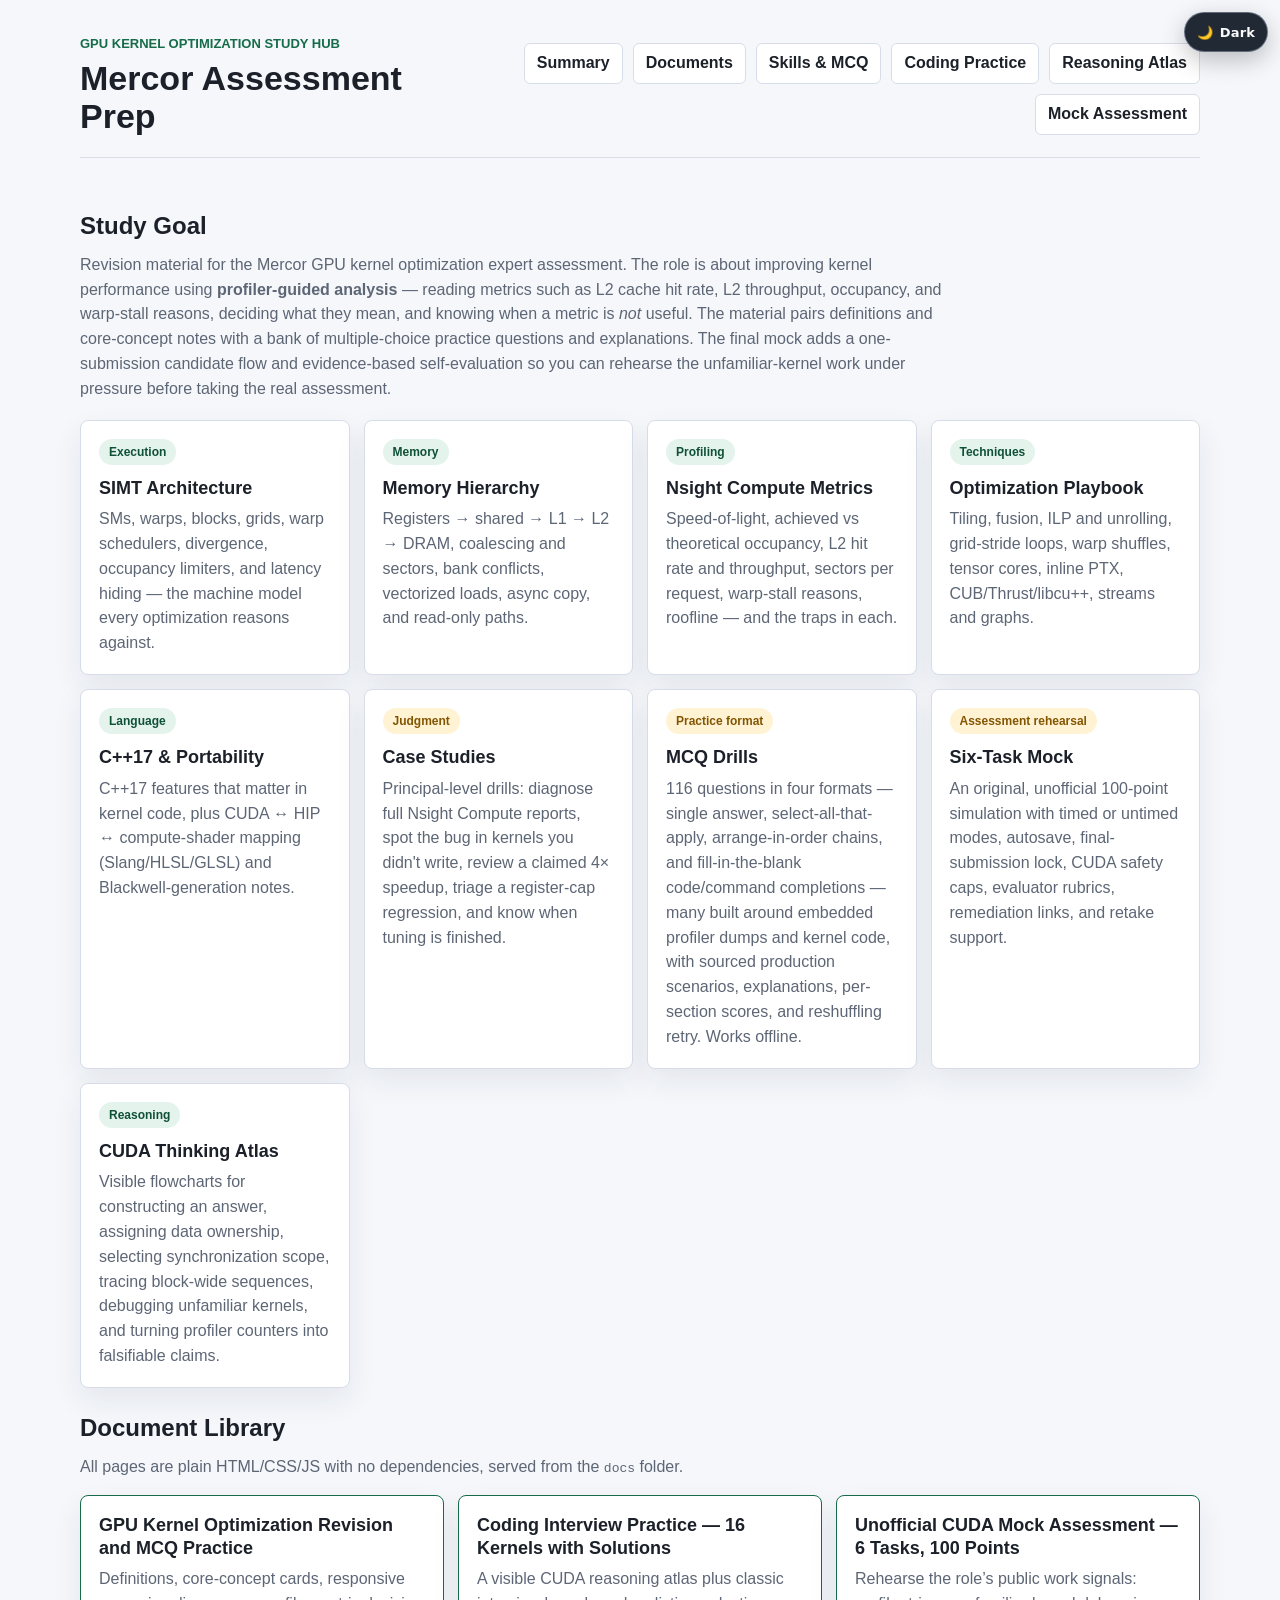
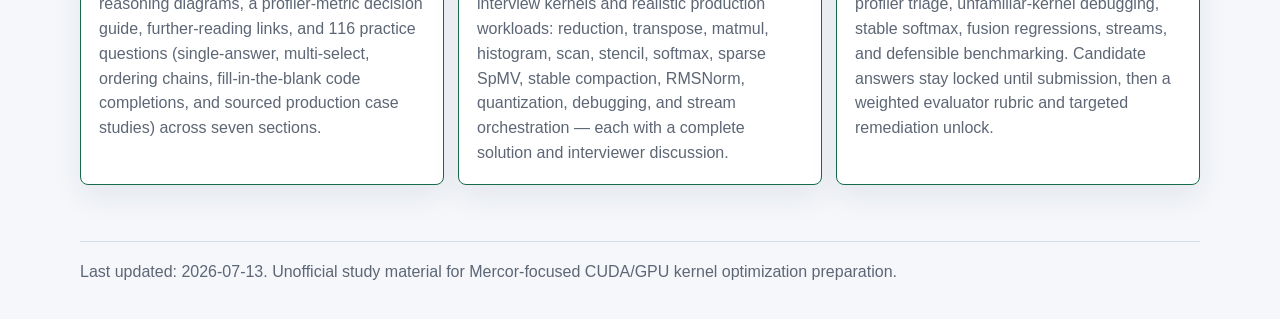
<file: docs/index.html>
<!doctype html>
<html lang="en">
<head>
  <meta charset="utf-8">
  <meta name="viewport" content="width=device-width, initial-scale=1">
  <meta name="description" content="Study hub for the Mercor GPU kernel optimization assessment: profiler-guided optimization, CUDA/HIP, memory hierarchy, and C++17.">
  <title>GPU Kernel Optimization Study Hub</title>
  <link rel="stylesheet" href="styles.css">
</head>
<body>
  <header class="topbar">
    <div>
      <p class="eyebrow">GPU kernel optimization study hub</p>
      <h1>Mercor Assessment Prep</h1>
    </div>
    <nav aria-label="Site navigation">
      <a href="#summary">Summary</a>
      <a href="#documents">Documents</a>
      <a href="gpu-kernel-skills.html">Skills &amp; MCQ</a>
      <a href="coding-practice.html">Coding Practice</a>
      <a href="coding-practice.html#reasoning">Reasoning Atlas</a>
      <a href="mock-assessment.html">Mock Assessment</a>
    </nav>
  </header>

  <main>
    <section id="summary" class="section">
      <div class="intro">
        <h2>Study Goal</h2>
        <p>
          Revision material for the Mercor GPU kernel optimization expert assessment. The role is about
          improving kernel performance using <strong>profiler-guided analysis</strong> — reading metrics such as
          L2 cache hit rate, L2 throughput, occupancy, and warp-stall reasons, deciding what they mean, and
          knowing when a metric is <em>not</em> useful. The material pairs definitions and core-concept notes
          with a bank of multiple-choice practice questions and explanations.
          The final mock adds a one-submission candidate flow and evidence-based self-evaluation so you can rehearse
          the unfamiliar-kernel work under pressure before taking the real assessment.
        </p>
      </div>

      <div class="quick-grid">
        <article class="mini-card">
          <span class="status good">Execution</span>
          <h3>SIMT Architecture</h3>
          <p>SMs, warps, blocks, grids, warp schedulers, divergence, occupancy limiters, and latency hiding — the machine model every optimization reasons against.</p>
        </article>
        <article class="mini-card">
          <span class="status good">Memory</span>
          <h3>Memory Hierarchy</h3>
          <p>Registers → shared → L1 → L2 → DRAM, coalescing and sectors, bank conflicts, vectorized loads, async copy, and read-only paths.</p>
        </article>
        <article class="mini-card">
          <span class="status good">Profiling</span>
          <h3>Nsight Compute Metrics</h3>
          <p>Speed-of-light, achieved vs theoretical occupancy, L2 hit rate and throughput, sectors per request, warp-stall reasons, roofline — and the traps in each.</p>
        </article>
        <article class="mini-card">
          <span class="status good">Techniques</span>
          <h3>Optimization Playbook</h3>
          <p>Tiling, fusion, ILP and unrolling, grid-stride loops, warp shuffles, tensor cores, inline PTX, CUB/Thrust/libcu++, streams and graphs.</p>
        </article>
        <article class="mini-card">
          <span class="status good">Language</span>
          <h3>C++17 &amp; Portability</h3>
          <p>C++17 features that matter in kernel code, plus CUDA ↔ HIP ↔ compute-shader mapping (Slang/HLSL/GLSL) and Blackwell-generation notes.</p>
        </article>
        <article class="mini-card">
          <span class="status warning">Judgment</span>
          <h3>Case Studies</h3>
          <p>Principal-level drills: diagnose full Nsight Compute reports, spot the bug in kernels you didn't write, review a claimed 4× speedup, triage a register-cap regression, and know when tuning is finished.</p>
        </article>
        <article class="mini-card">
          <span class="status warning">Practice format</span>
          <h3>MCQ Drills</h3>
          <p>116 questions in four formats — single answer, select-all-that-apply, arrange-in-order chains, and fill-in-the-blank code/command completions — many built around embedded profiler dumps and kernel code, with sourced production scenarios, explanations, per-section scores, and reshuffling retry. Works offline.</p>
        </article>
        <article class="mini-card">
          <span class="status warning">Assessment rehearsal</span>
          <h3>Six-Task Mock</h3>
          <p>An original, unofficial 100-point simulation with timed or untimed modes, autosave, final-submission lock, CUDA safety caps, evaluator rubrics, remediation links, and retake support.</p>
        </article>
        <article class="mini-card">
          <span class="status good">Reasoning</span>
          <h3>CUDA Thinking Atlas</h3>
          <p>Visible flowcharts for constructing an answer, assigning data ownership, selecting synchronization scope, tracing block-wide sequences, debugging unfamiliar kernels, and turning profiler counters into falsifiable claims.</p>
        </article>
      </div>
    </section>

    <section id="documents" class="section">
      <h2>Document Library</h2>
      <p class="section-note">
        All pages are plain HTML/CSS/JS with no dependencies, served from the <code>docs</code> folder.
      </p>

      <div class="doc-grid">
        <a class="doc-link featured" href="gpu-kernel-skills.html">
          <strong>GPU Kernel Optimization Revision and MCQ Practice</strong>
          <span>Definitions, core-concept cards, responsive reasoning diagrams, a profiler-metric decision guide, further-reading links, and 116 practice questions (single-answer, multi-select, ordering chains, fill-in-the-blank code completions, and sourced production case studies) across seven sections.</span>
        </a>
        <a class="doc-link featured" href="coding-practice.html">
          <strong>Coding Interview Practice — 16 Kernels with Solutions</strong>
          <span>A visible CUDA reasoning atlas plus classic interview kernels and realistic production workloads: reduction, transpose, matmul, histogram, scan, stencil, softmax, sparse SpMV, stable compaction, RMSNorm, quantization, debugging, and stream orchestration — each with a complete solution and interviewer discussion.</span>
        </a>
        <a class="doc-link featured" href="mock-assessment.html">
          <strong>Unofficial CUDA Mock Assessment — 6 Tasks, 100 Points</strong>
          <span>Rehearse the role’s public work signals: profiler triage, unfamiliar-kernel debugging, stable softmax, fusion regressions, streams, and defensible benchmarking. Candidate answers stay locked until submission, then a weighted evaluator rubric and targeted remediation unlock.</span>
        </a>
      </div>
    </section>
  </main>

  <footer>
    <p>Last updated: 2026-07-13. Unofficial study material for Mercor-focused CUDA/GPU kernel optimization preparation.</p>
  </footer>
  <script src="./theme-toggle.js"></script>
</body>
</html>
</file>
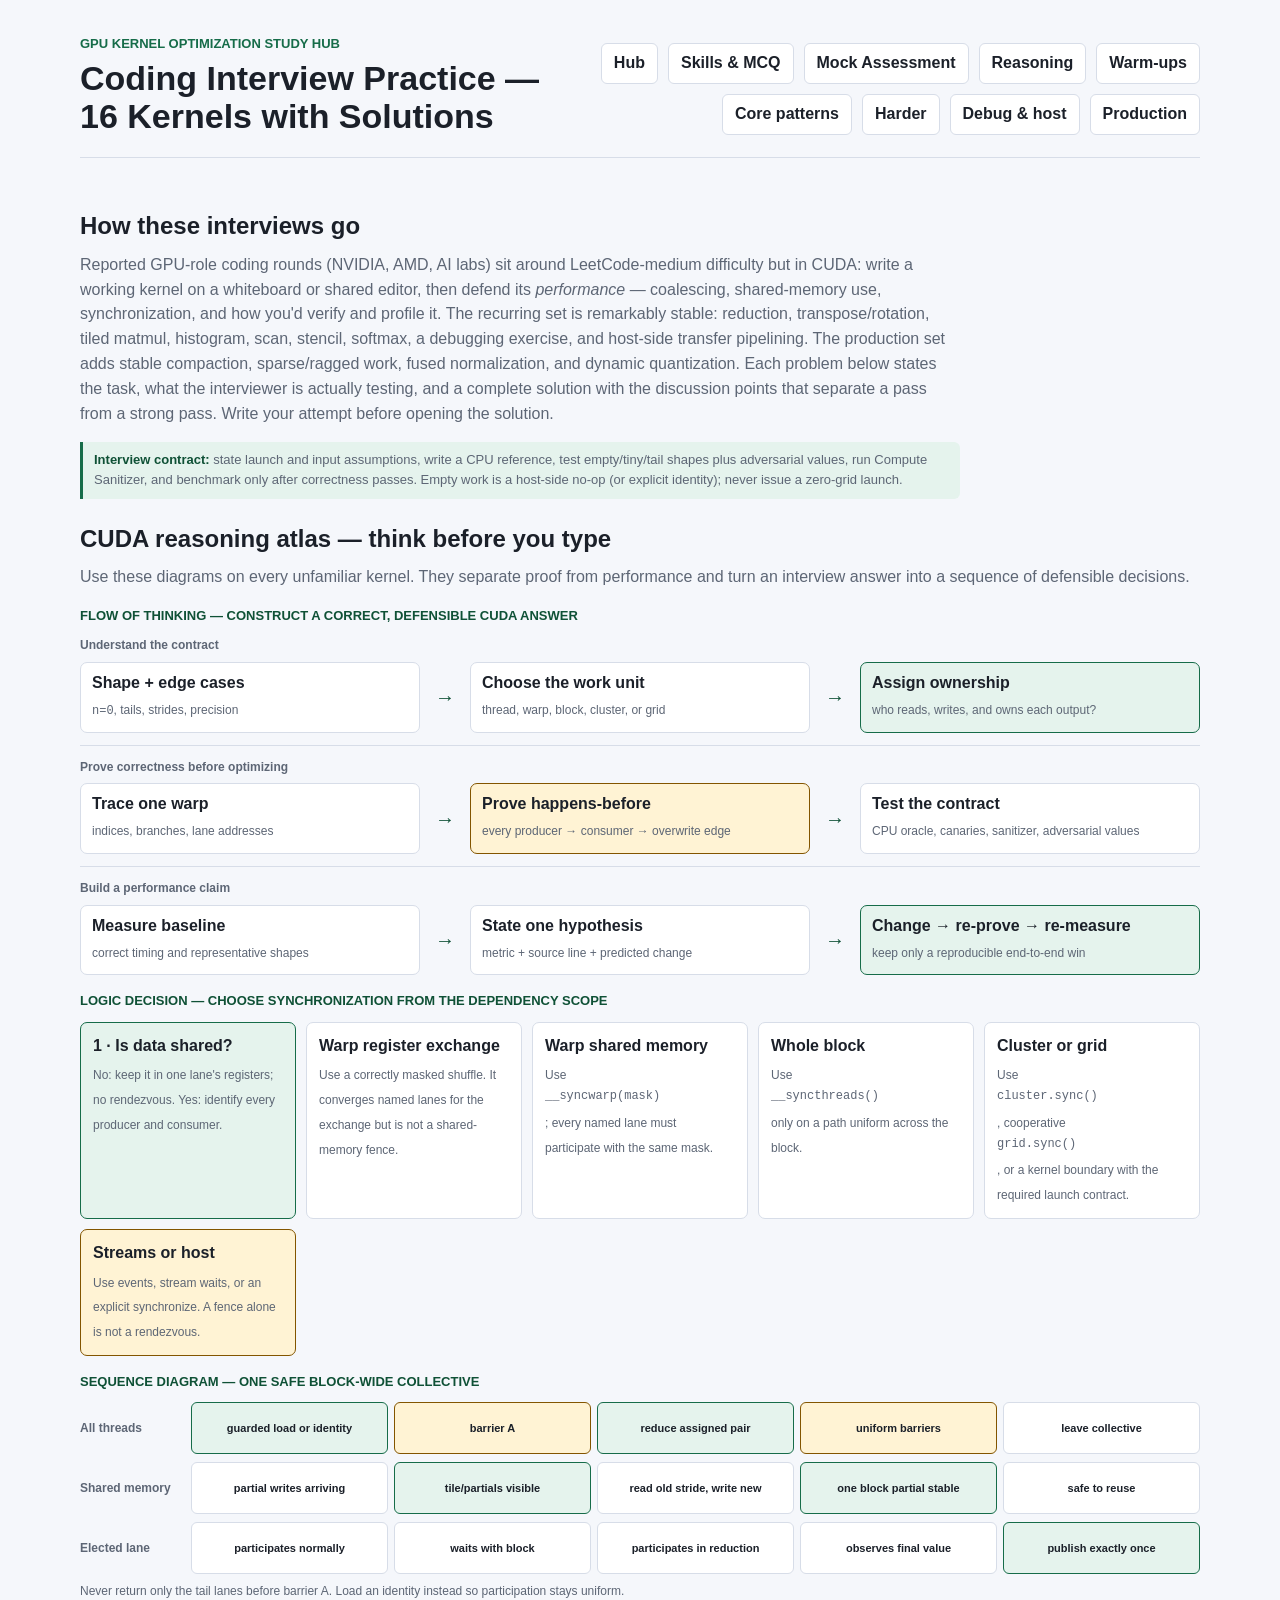
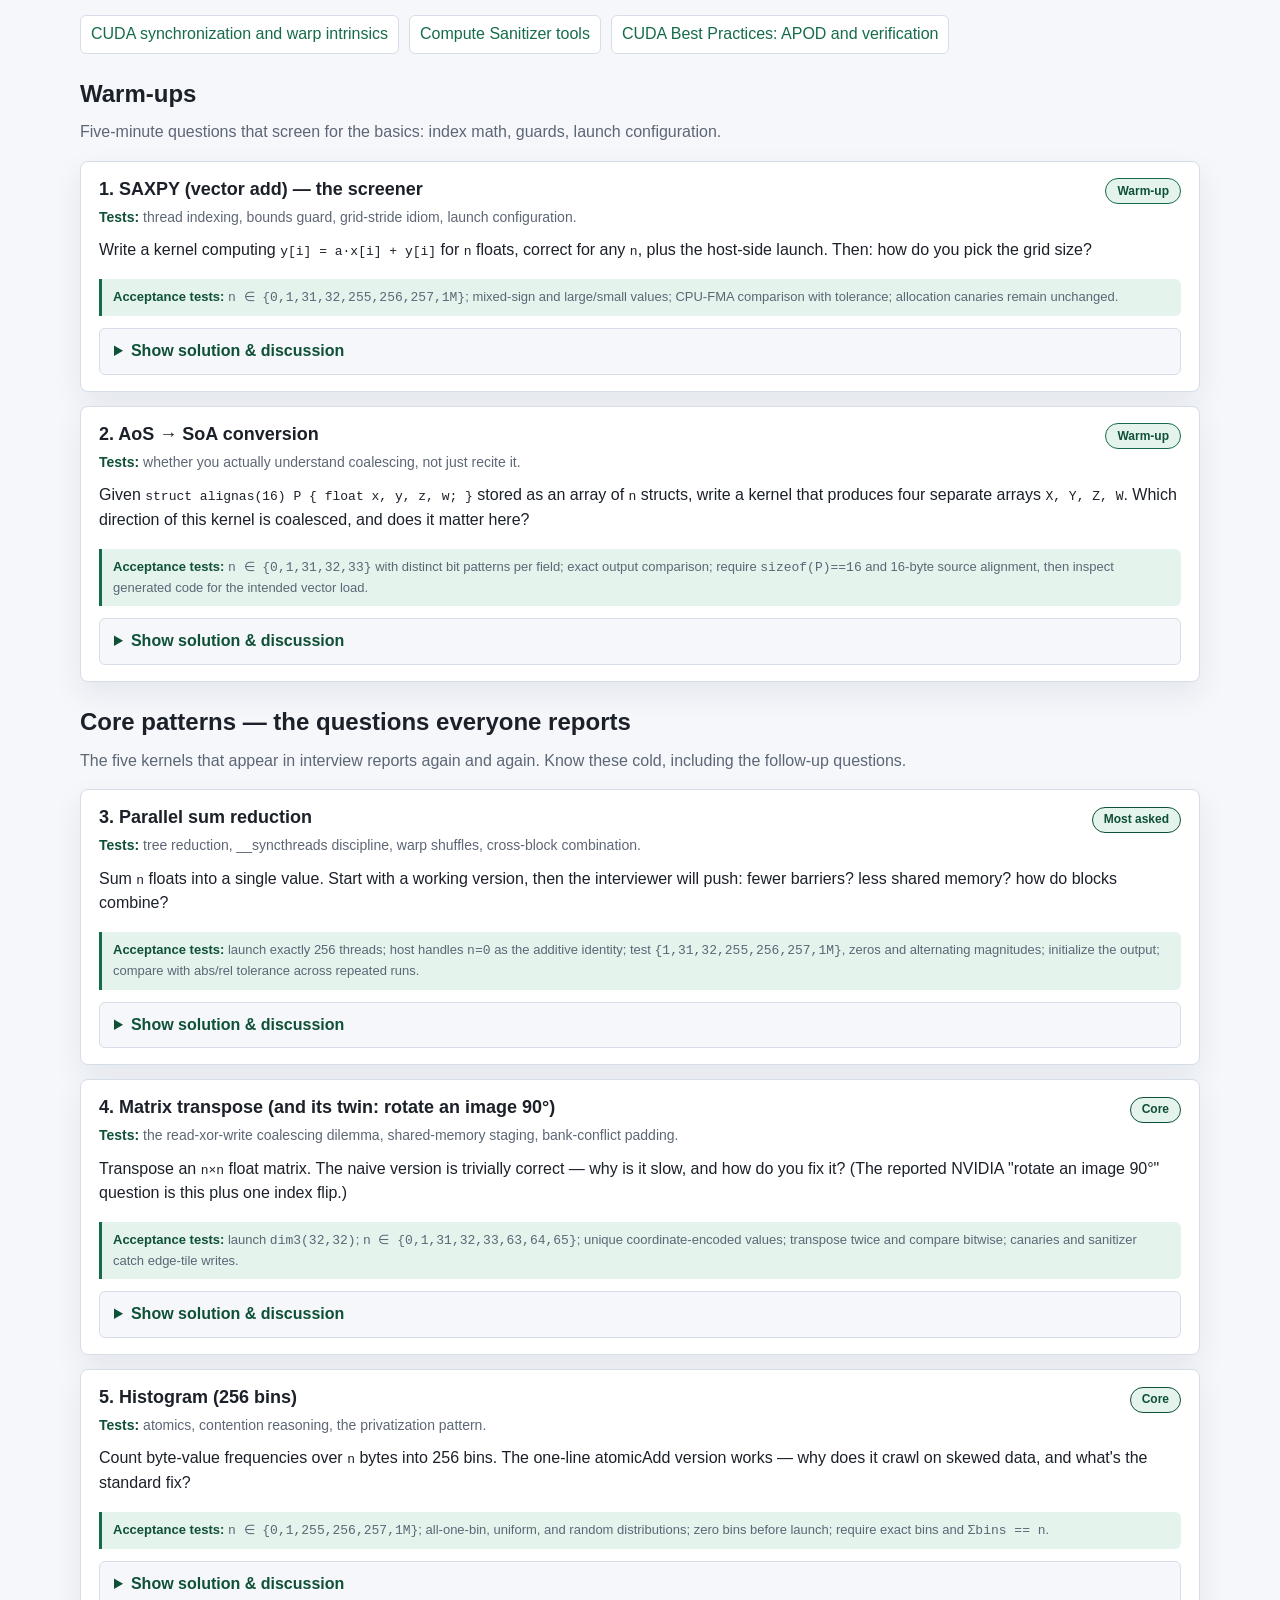
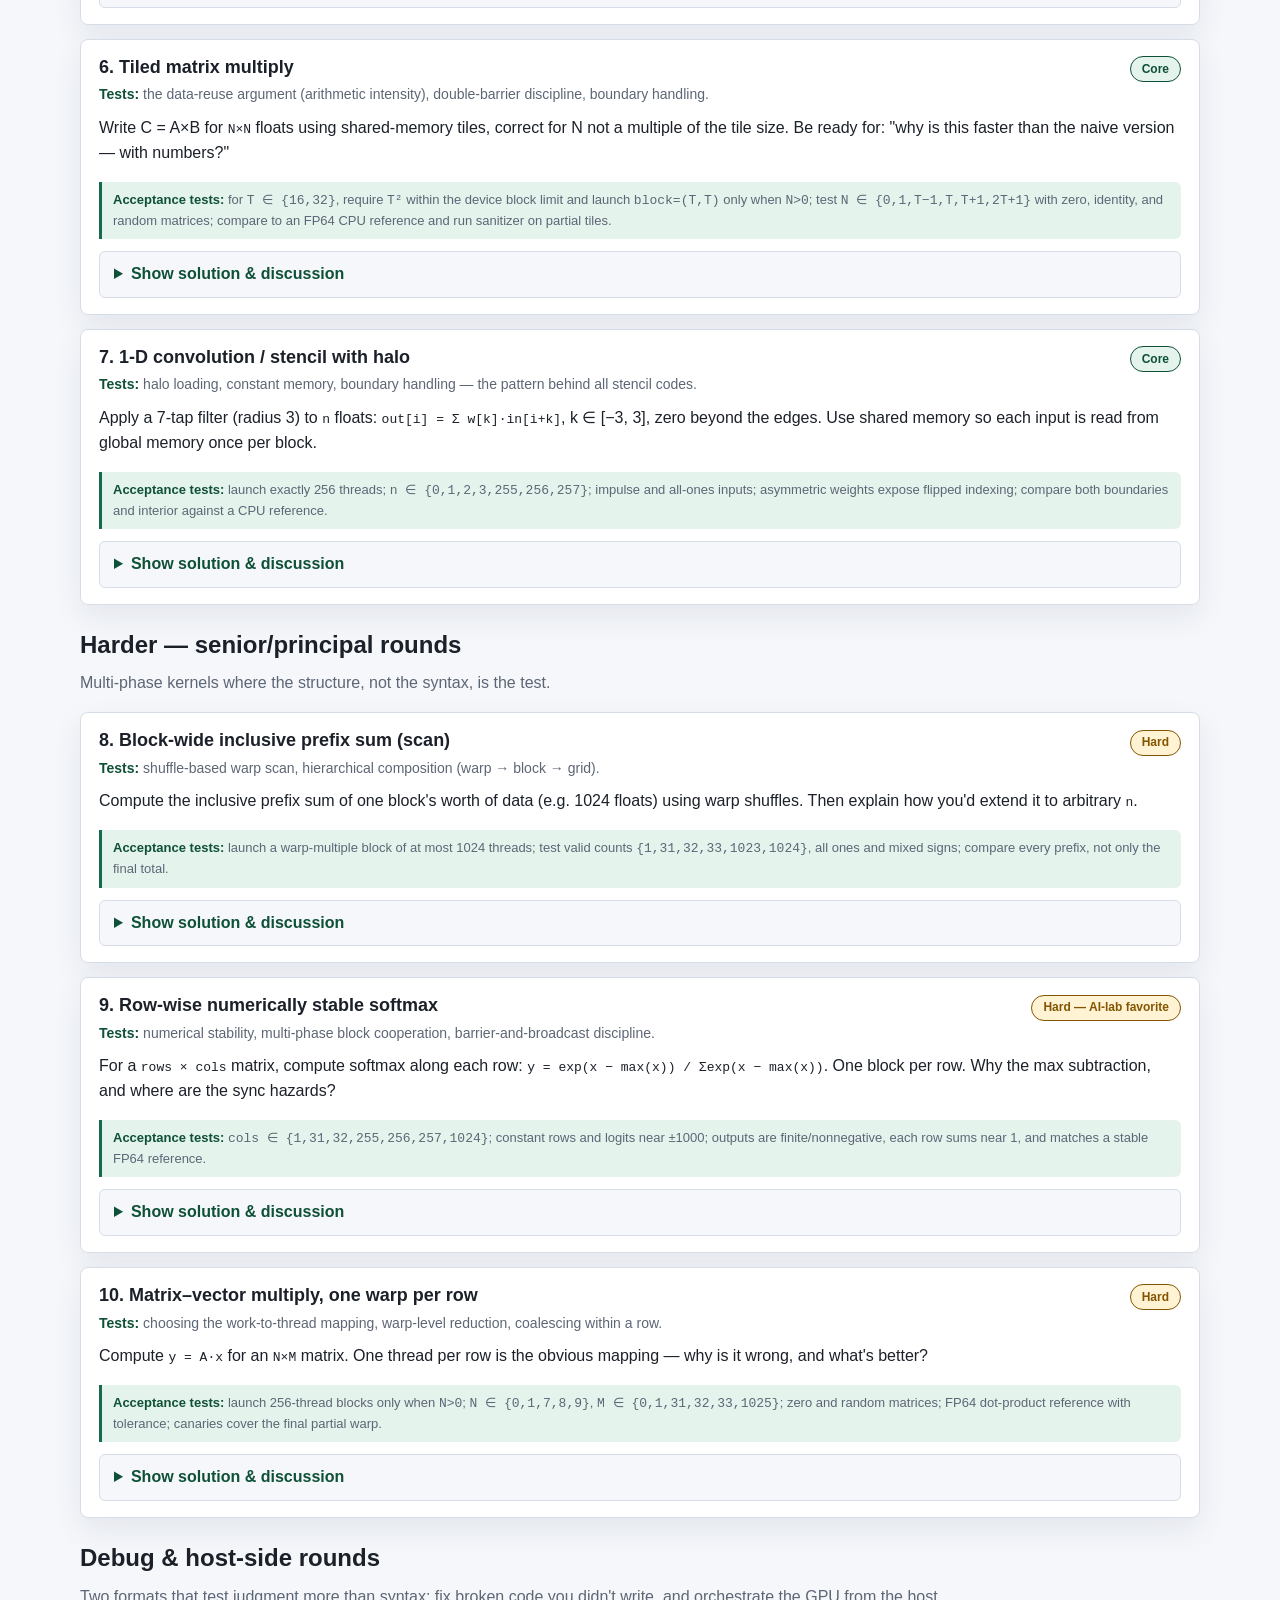
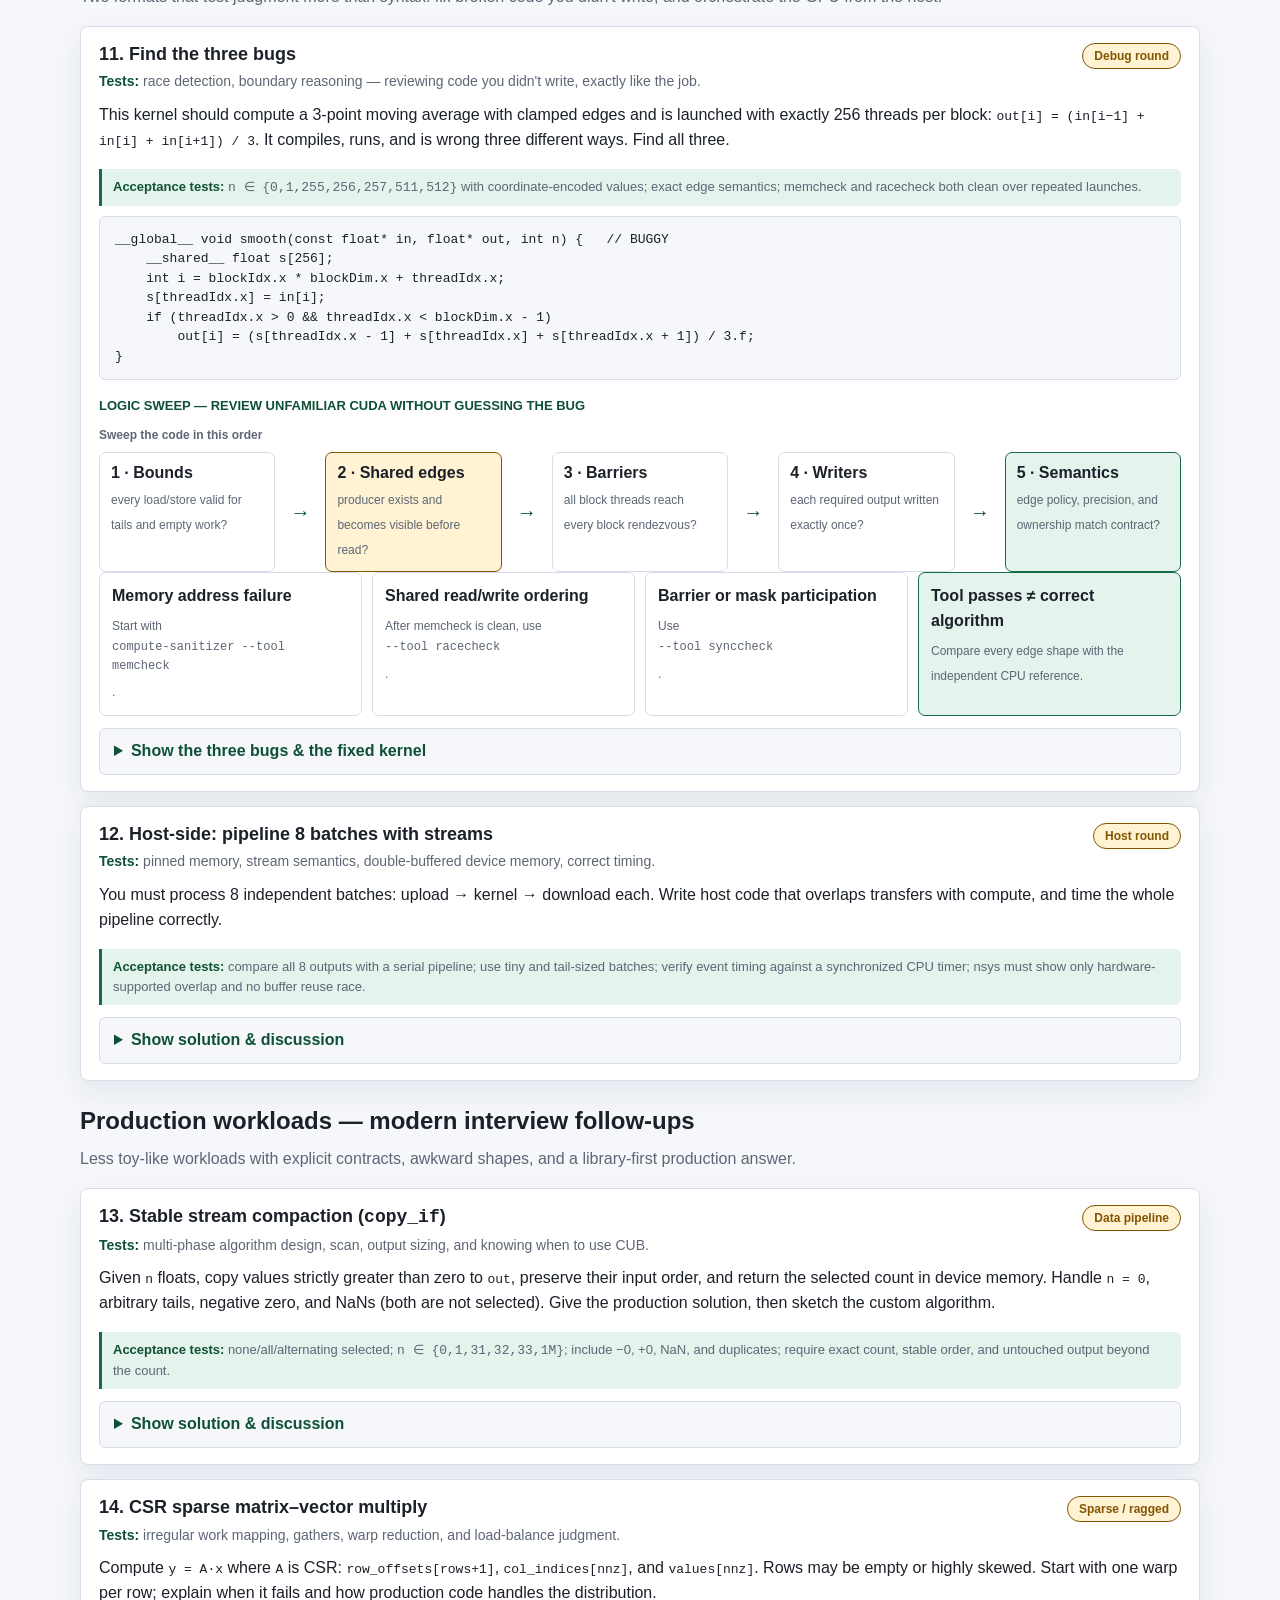
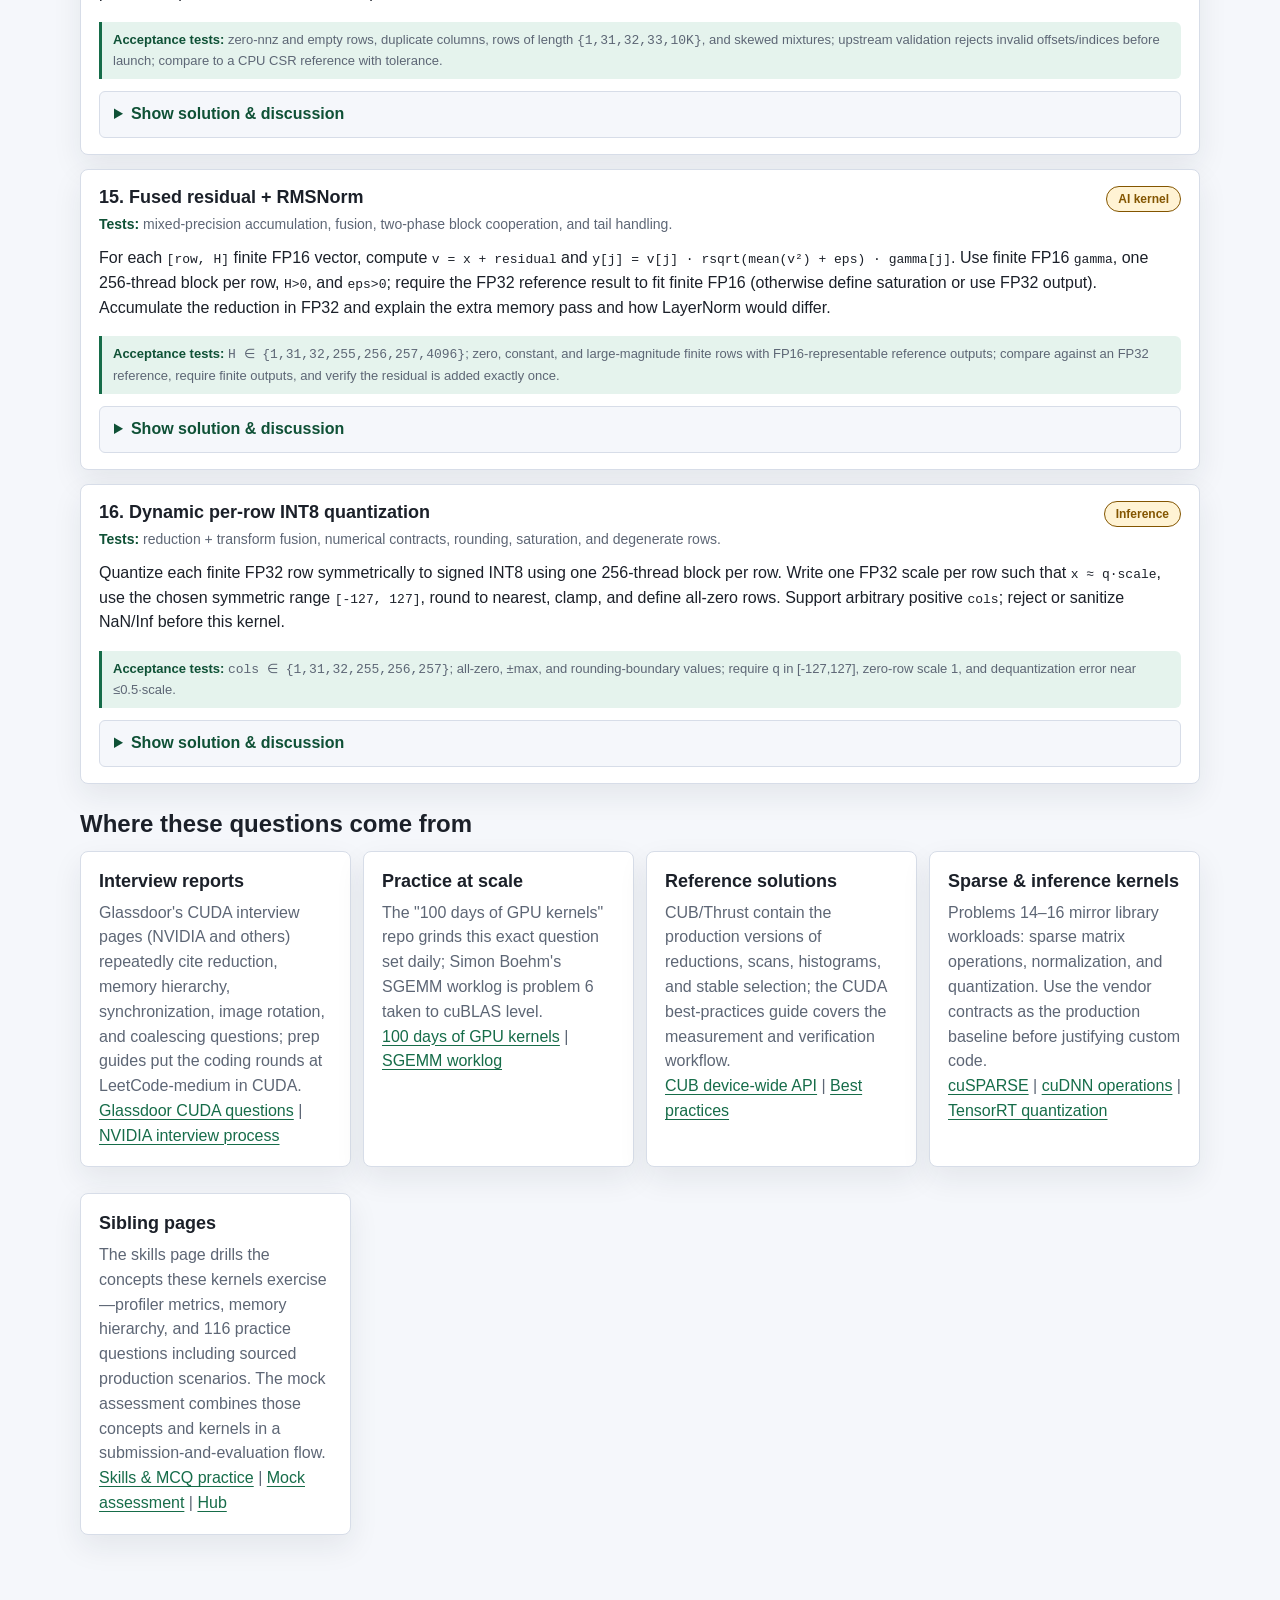
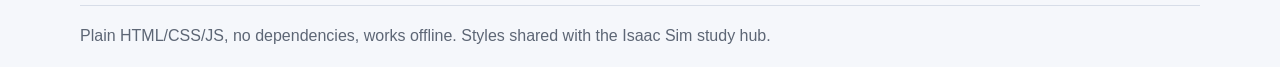
<file: docs/coding-practice.html>
<!doctype html>
<html lang="en">
<head>
  <meta charset="utf-8">
  <meta name="viewport" content="width=device-width, initial-scale=1">
  <meta name="description" content="Hands-on CUDA coding interview practice: 16 kernel-writing problems with complete solutions and interviewer discussion — classic patterns plus compaction, sparse workloads, normalization, quantization, debugging, and stream pipelines.">
  <title>GPU Kernel Coding Interview Practice</title>
  <link rel="stylesheet" href="styles.css">
  <style>
    .sub { margin-top: 24px; }
    .prob { margin:14px 0; padding:16px 18px; background:var(--panel); border:1px solid var(--line); border-radius:8px; box-shadow:var(--shadow); }
    .prob-head { display:flex; align-items:baseline; justify-content:space-between; gap:12px; flex-wrap:wrap; }
    .prob-head h3 { margin-bottom:4px; }
    .tag { display:inline-flex; align-items:center; min-height:26px; padding:2px 11px; border-radius:999px; font-size:12px; font-weight:700; white-space:nowrap; }
    .tag.warm { background:var(--accent-soft); color:var(--accent-strong); border:1px solid var(--accent); }
    .tag.core { background:var(--accent-soft); color:var(--accent-strong); border:1px solid var(--accent-strong); }
    .tag.hard { background:var(--warn-soft); color:var(--warn); border:1px solid var(--warn); }
    .tests { margin:2px 0 10px; color:var(--muted); font-size:14px; }
    .tests strong { color:var(--accent-strong); }
    .accept { margin:10px 0 0; padding:8px 11px; border-left:3px solid var(--accent); border-radius:0 6px 6px 0; background:var(--accent-soft); color:var(--muted); font-size:13px; }
    .accept strong { color:var(--accent-strong); }
    .code { margin:10px 0 0; padding:13px 15px; overflow-x:auto; background:var(--bg); border:1px solid var(--line); border-radius:6px; font-family:Consolas,Menlo,monospace; font-size:13px; line-height:1.5; color:var(--text); }
    details.sol { margin-top:12px; border:1px solid var(--line); border-radius:6px; background:var(--bg); }
    details.sol summary { padding:10px 14px; cursor:pointer; font-weight:700; color:var(--accent-strong); }
    details.sol summary:hover { background:var(--accent-soft); border-radius:6px; }
    details.sol[open] summary { border-bottom:1px solid var(--line); }
    .sol-body { padding:4px 14px 14px; }
    .sol-body ul { margin:10px 0 0; padding-left:22px; }
    .sol-body li { margin-bottom:7px; color:var(--muted); }
    .sol-body li strong { color:var(--text); }
    .groupnote { color:var(--muted); }
    .decision-grid { display:grid; grid-template-columns:repeat(auto-fit,minmax(210px,1fr)); gap:10px; }
    .decision-card { min-width:0; padding:11px 12px; border:1px solid var(--line); border-radius:7px; background:var(--panel); }
    .decision-card.question { border-color:var(--accent); background:var(--accent-soft); }
    .decision-card.warn { border-color:var(--warn); background:var(--warn-soft); }
    .decision-card strong,.decision-card code { display:block; margin-bottom:4px; }
    .decision-card span { color:var(--muted); font-size:12px; }
    .sequence-map { display:grid; gap:8px; }
    .sequence-lane { display:grid; grid-template-columns:105px repeat(5,minmax(0,1fr)); gap:6px; align-items:stretch; }
    .sequence-label { display:flex; align-items:center; color:var(--muted); font-size:12px; font-weight:700; }
    .sequence-event { display:flex; min-width:0; min-height:52px; align-items:center; justify-content:center; padding:7px; border:1px solid var(--line); border-radius:6px; background:var(--panel); font-size:11px; font-weight:700; text-align:center; }
    .sequence-event.active { border-color:var(--accent); background:var(--accent-soft); }
    .sequence-event.guard { border-color:var(--warn); background:var(--warn-soft); }
    @media (max-width:760px) {
      .sequence-lane { grid-template-columns:1fr; }
      .sequence-label { padding-top:8px; border-top:1px solid var(--line); }
      .sequence-event { min-height:42px; }
    }
  </style>
</head>
<body>
  <header class="topbar">
    <div>
      <p class="eyebrow">GPU kernel optimization study hub</p>
      <h1>Coding Interview Practice — 16 Kernels with Solutions</h1>
    </div>
    <nav aria-label="Site navigation">
      <a href="index.html">Hub</a>
      <a href="gpu-kernel-skills.html">Skills &amp; MCQ</a>
      <a href="mock-assessment.html">Mock Assessment</a>
      <a href="#reasoning">Reasoning</a>
      <a href="#warm">Warm-ups</a>
      <a href="#core">Core patterns</a>
      <a href="#hard">Harder</a>
      <a href="#debug">Debug &amp; host</a>
      <a href="#production">Production</a>
    </nav>
  </header>

  <main id="main">
    <section class="section intro">
      <h2>How these interviews go</h2>
      <p>
        Reported GPU-role coding rounds (NVIDIA, AMD, AI labs) sit around LeetCode-medium difficulty but in CUDA:
        write a working kernel on a whiteboard or shared editor, then defend its <em>performance</em> — coalescing,
        shared-memory use, synchronization, and how you'd verify and profile it. The recurring set is remarkably
        stable: reduction, transpose/rotation, tiled matmul, histogram, scan, stencil, softmax, a debugging
        exercise, and host-side transfer pipelining. The production set adds stable compaction, sparse/ragged
        work, fused normalization, and dynamic quantization. Each problem below states the task, what the interviewer is
        actually testing, and a complete solution with the discussion points that separate a pass from a strong pass.
        Write your attempt before opening the solution.
      </p>
      <p class="accept"><strong>Interview contract:</strong> state launch and input assumptions, write a CPU reference, test empty/tiny/tail shapes plus adversarial values, run Compute Sanitizer, and benchmark only after correctness passes. Empty work is a host-side no-op (or explicit identity); never issue a zero-grid launch.</p>
    </section>

    <section id="reasoning" class="section">
      <h2>CUDA reasoning atlas — think before you type</h2>
      <p class="groupnote">Use these diagrams on every unfamiliar kernel. They separate proof from performance and turn an interview answer into a sequence of defensible decisions.</p>

      <figure class="study-figure" aria-labelledby="answer-flow-caption">
        <figcaption id="answer-flow-caption">Flow of thinking — construct a correct, defensible CUDA answer</figcaption>
        <p class="sr-only">A three-level workflow: extract the contract and ownership, prove bounds and synchronization, then measure and defend one controlled optimization.</p>
        <div class="flow-level">
          <span class="flow-level-label">Understand the contract</span>
          <div class="flow-row" aria-hidden="true">
            <div class="flow-step"><strong>Shape + edge cases</strong><span><code>n=0</code>, tails, strides, precision</span></div>
            <span class="flow-arrow"></span>
            <div class="flow-step"><strong>Choose the work unit</strong><span>thread, warp, block, cluster, or grid</span></div>
            <span class="flow-arrow"></span>
            <div class="flow-step accent"><strong>Assign ownership</strong><span>who reads, writes, and owns each output?</span></div>
          </div>
        </div>
        <div class="flow-level">
          <span class="flow-level-label">Prove correctness before optimizing</span>
          <div class="flow-row" aria-hidden="true">
            <div class="flow-step"><strong>Trace one warp</strong><span>indices, branches, lane addresses</span></div>
            <span class="flow-arrow"></span>
            <div class="flow-step warn"><strong>Prove happens-before</strong><span>every producer → consumer → overwrite edge</span></div>
            <span class="flow-arrow"></span>
            <div class="flow-step"><strong>Test the contract</strong><span>CPU oracle, canaries, sanitizer, adversarial values</span></div>
          </div>
        </div>
        <div class="flow-level">
          <span class="flow-level-label">Build a performance claim</span>
          <div class="flow-row" aria-hidden="true">
            <div class="flow-step"><strong>Measure baseline</strong><span>correct timing and representative shapes</span></div>
            <span class="flow-arrow"></span>
            <div class="flow-step"><strong>State one hypothesis</strong><span>metric + source line + predicted change</span></div>
            <span class="flow-arrow"></span>
            <div class="flow-step accent"><strong>Change → re-prove → re-measure</strong><span>keep only a reproducible end-to-end win</span></div>
          </div>
        </div>
      </figure>

      <figure class="study-figure" aria-labelledby="sync-decision-caption">
        <figcaption id="sync-decision-caption">Logic decision — choose synchronization from the dependency scope</figcaption>
        <p class="sr-only">First identify a producer-consumer dependency, its memory location, and all participating threads. Then select the narrowest primitive that provides both required ordering and participation.</p>
        <div class="decision-grid">
          <div class="decision-card question"><strong>1 · Is data shared?</strong><span>No: keep it in one lane's registers; no rendezvous. Yes: identify every producer and consumer.</span></div>
          <div class="decision-card"><strong>Warp register exchange</strong><span>Use a correctly masked shuffle. It converges named lanes for the exchange but is not a shared-memory fence.</span></div>
          <div class="decision-card"><strong>Warp shared memory</strong><span>Use <code>__syncwarp(mask)</code>; every named lane must participate with the same mask.</span></div>
          <div class="decision-card"><strong>Whole block</strong><span>Use <code>__syncthreads()</code> only on a path uniform across the block.</span></div>
          <div class="decision-card"><strong>Cluster or grid</strong><span>Use <code>cluster.sync()</code>, cooperative <code>grid.sync()</code>, or a kernel boundary with the required launch contract.</span></div>
          <div class="decision-card warn"><strong>Streams or host</strong><span>Use events, stream waits, or an explicit synchronize. A fence alone is not a rendezvous.</span></div>
        </div>
      </figure>

      <figure class="study-figure" aria-labelledby="collective-sequence-caption">
        <figcaption id="collective-sequence-caption">Sequence diagram — one safe block-wide collective</figcaption>
        <p class="sr-only">All threads perform guarded loads, rendezvous, cooperate on shared state with uniform barriers, then one elected thread publishes the block result.</p>
        <div class="sequence-map" aria-hidden="true">
          <div class="sequence-lane"><span class="sequence-label">All threads</span><span class="sequence-event active">guarded load or identity</span><span class="sequence-event guard">barrier A</span><span class="sequence-event active">reduce assigned pair</span><span class="sequence-event guard">uniform barriers</span><span class="sequence-event">leave collective</span></div>
          <div class="sequence-lane"><span class="sequence-label">Shared memory</span><span class="sequence-event">partial writes arriving</span><span class="sequence-event active">tile/partials visible</span><span class="sequence-event">read old stride, write new</span><span class="sequence-event active">one block partial stable</span><span class="sequence-event">safe to reuse</span></div>
          <div class="sequence-lane"><span class="sequence-label">Elected lane</span><span class="sequence-event">participates normally</span><span class="sequence-event">waits with block</span><span class="sequence-event">participates in reduction</span><span class="sequence-event">observes final value</span><span class="sequence-event active">publish exactly once</span></div>
        </div>
        <p class="figure-note">Never return only the tail lanes before barrier A. Load an identity instead so participation stays uniform.</p>
      </figure>

      <div class="link-list">
        <a href="https://docs.nvidia.com/cuda/cuda-programming-guide/05-appendices/cpp-language-extensions.html" target="_blank" rel="noopener">CUDA synchronization and warp intrinsics</a>
        <a href="https://docs.nvidia.com/compute-sanitizer/ComputeSanitizer/index.html" target="_blank" rel="noopener">Compute Sanitizer tools</a>
        <a href="https://docs.nvidia.com/cuda/cuda-c-best-practices-guide/index.html" target="_blank" rel="noopener">CUDA Best Practices: APOD and verification</a>
      </div>
    </section>

    <!-- ================= WARM-UPS ================= -->
    <section id="warm" class="section">
      <h2>Warm-ups</h2>
      <p class="groupnote">Five-minute questions that screen for the basics: index math, guards, launch configuration.</p>

      <article class="prob" id="q1">
        <div class="prob-head"><h3>1. SAXPY (vector add) — the screener</h3><span class="tag warm">Warm-up</span></div>
        <p class="tests"><strong>Tests:</strong> thread indexing, bounds guard, grid-stride idiom, launch configuration.</p>
        <p>Write a kernel computing <code>y[i] = a·x[i] + y[i]</code> for <code>n</code> floats, correct for any <code>n</code>, plus the host-side launch. Then: how do you pick the grid size?</p>
        <p class="accept"><strong>Acceptance tests:</strong> <code>n ∈ {0,1,31,32,255,256,257,1M}</code>; mixed-sign and large/small values; CPU-FMA comparison with tolerance; allocation canaries remain unchanged.</p>
        <details class="sol"><summary>Show solution &amp; discussion</summary><div class="sol-body">
<pre class="code">__global__ void saxpy(int n, float a, const float* __restrict__ x,
                      float* __restrict__ y) {
    for (int i = blockIdx.x * blockDim.x + threadIdx.x;
         i &lt; n;
         i += gridDim.x * blockDim.x)              // grid-stride loop
        y[i] = a * x[i] + y[i];
}

// host
int block = 256;
if (n &gt; 0) {                                       // a zero-block launch is invalid
    int grid = std::min((n + block - 1) / block,   // round UP, never n/block
                        32 * numSMs);               // cap: a few waves is enough
    saxpy&lt;&lt;&lt;grid, block&gt;&gt;&gt;(n, a, d_x, d_y);
}</pre>
          <ul>
            <li><strong>The classic fails:</strong> <code>n / block</code> drops the tail, no guard writes out of bounds, and launching a zero-sized grid for <code>n=0</code> is invalid. The host treats empty input as a no-op; the grid-stride loop handles every nonempty tail.</li>
            <li><strong>Grid size answer:</strong> enough blocks to fill every SM a few times over (e.g. 32 × SM count); more than that adds nothing for a memory-bound kernel. Mentioning the cap shows you know launches aren't "one thread per element or bust".</li>
            <li><strong>Performance framing:</strong> SAXPY is 2 FLOPs per 12 bytes — hopelessly memory-bound, so the only meaningful metric is achieved bandwidth vs peak. Saying this unprompted is a strong-pass signal.</li>
          </ul>
        </div></details>
      </article>

      <article class="prob" id="q2">
        <div class="prob-head"><h3>2. AoS → SoA conversion</h3><span class="tag warm">Warm-up</span></div>
        <p class="tests"><strong>Tests:</strong> whether you actually understand coalescing, not just recite it.</p>
        <p>Given <code>struct alignas(16) P { float x, y, z, w; }</code> stored as an array of <code>n</code> structs, write a kernel that produces four separate arrays <code>X, Y, Z, W</code>. Which direction of this kernel is coalesced, and does it matter here?</p>
        <p class="accept"><strong>Acceptance tests:</strong> <code>n ∈ {0,1,31,32,33}</code> with distinct bit patterns per field; exact output comparison; require <code>sizeof(P)==16</code> and 16-byte source alignment, then inspect generated code for the intended vector load.</p>
        <details class="sol"><summary>Show solution &amp; discussion</summary><div class="sol-body">
<pre class="code">struct alignas(16) P { float x, y, z, w; };
static_assert(sizeof(P) == 16);

__global__ void aos_to_soa(const P* __restrict__ in,
                           float* __restrict__ X, float* __restrict__ Y,
                           float* __restrict__ Z, float* __restrict__ W,
                           int n) {
    for (int i = blockIdx.x * blockDim.x + threadIdx.x; i &lt; n;
         i += gridDim.x * blockDim.x) {
        P p = in[i];             // eligible for one aligned 16-byte load;
                                 // confirm LDG.128 (or equivalent) in SASS
        X[i] = p.x;  Y[i] = p.y; // four coalesced 4-byte stores
        Z[i] = p.z;  W[i] = p.w;
    }
}</pre>
          <ul>
            <li><strong>The insight being probed:</strong> an aligned whole-record load lets a warp request 32 consecutive 16-byte records = 512 contiguous bytes. Loading field-by-field can instead issue four stride-16 instructions with poor sector utilization, so inspect SASS rather than assuming the compiler vectorized it.</li>
            <li><strong>Requirement to state:</strong> the stored type itself is the 16-byte-aligned <code>P</code>. Alignment alone does not make reinterpreting an unrelated <code>P*</code> as <code>float4*</code> legal under C++ aliasing rules.</li>
            <li><strong>Bigger picture:</strong> this kernel is worth running once if many later kernels each use one field; if only one kernel reads the data, fuse the conversion into it instead — a data-layout decision, not a kernel decision.</li>
          </ul>
        </div></details>
      </article>
    </section>

    <!-- ================= CORE PATTERNS ================= -->
    <section id="core" class="section">
      <h2>Core patterns — the questions everyone reports</h2>
      <p class="groupnote">The five kernels that appear in interview reports again and again. Know these cold, including the follow-up questions.</p>

      <article class="prob" id="q3">
        <div class="prob-head"><h3>3. Parallel sum reduction</h3><span class="tag core">Most asked</span></div>
        <p class="tests"><strong>Tests:</strong> tree reduction, __syncthreads discipline, warp shuffles, cross-block combination.</p>
        <p>Sum <code>n</code> floats into a single value. Start with a working version, then the interviewer will push: fewer barriers? less shared memory? how do blocks combine?</p>
        <p class="accept"><strong>Acceptance tests:</strong> launch exactly 256 threads; host handles <code>n=0</code> as the additive identity; test <code>{1,31,32,255,256,257,1M}</code>, zeros and alternating magnitudes; initialize the output; compare with abs/rel tolerance across repeated runs.</p>
        <details class="sol"><summary>Show solution &amp; discussion</summary><div class="sol-body">
<pre class="code">__global__ void reduce_sum(const float* __restrict__ in, float* out, int n) {
    __shared__ float s[256];                       // = blockDim.x
    // 1) each thread accumulates many elements in a REGISTER (grid-stride)
    float v = 0.f;
    for (int i = blockIdx.x * blockDim.x + threadIdx.x; i &lt; n;
         i += gridDim.x * blockDim.x)
        v += in[i];
    s[threadIdx.x] = v;
    __syncthreads();
    // 2) shared-memory tree down to one warp (stride halving keeps
    //    active threads CONTIGUOUS -> no divergence inside a warp)
    for (int stride = 128; stride &gt; 32; stride &gt;&gt;= 1) {
        if (threadIdx.x &lt; stride) s[threadIdx.x] += s[threadIdx.x + stride];
        __syncthreads();
    }
    // 3) last 64 values: finish inside one warp, barrier-free
    if (threadIdx.x &lt; 32) {
        v = s[threadIdx.x] + s[threadIdx.x + 32];
        for (int off = 16; off &gt; 0; off &gt;&gt;= 1)
            v += __shfl_down_sync(0xffffffff, v, off);
        if (threadIdx.x == 0) atomicAdd(out, v);   // 4) one atomic per block
    }
}
// host: cudaMemset(out, 0, 4); for n==0 stop there, otherwise launch
//       with exactly 256 threads per block.</pre>
          <figure class="study-figure" aria-labelledby="reduction-dataflow-caption">
            <figcaption id="reduction-dataflow-caption">Reduction data flow — use the cheapest scope that can still combine the values</figcaption>
            <p class="sr-only">Inputs flow through per-thread registers, a block shared-memory tree, warp register shuffles, and finally either one atomic per block or deterministic partials for a second kernel.</p>
            <div class="flow-row" aria-hidden="true">
              <div class="flow-step"><strong>Grid-stride inputs</strong><span>many elements per thread</span></div>
              <span class="flow-arrow"></span>
              <div class="flow-step accent"><strong>Register <code>v</code></strong><span>thread-local sum · no synchronization</span></div>
              <span class="flow-arrow"></span>
              <div class="flow-step warn"><strong>Shared tree</strong><span>256 → 64 · uniform block barriers</span></div>
              <span class="flow-arrow"></span>
              <div class="flow-step accent"><strong>Warp shuffle</strong><span>32 → 1 · register exchange</span></div>
              <span class="flow-arrow"></span>
              <div class="flow-step"><strong>Block partial</strong><span>one value per block</span></div>
            </div>
            <div class="flow-level">
              <span class="flow-level-label">Final combine decision</span>
              <div class="decision-grid" aria-hidden="true">
                <div class="decision-card question"><strong>Need deterministic/reproducible order?</strong><span>The product contract decides—not the kernel author's preference.</span></div>
                <div class="decision-card"><strong>Yes → partials + second kernel</strong><span>Controlled tree order; extra launch and temporary storage.</span></div>
                <div class="decision-card"><strong>No → one <code>atomicAdd</code> / block</strong><span>Simple and often fast; low bits may vary with arrival order.</span></div>
              </div>
            </div>
          </figure>
          <ul>
            <li><strong>The layered structure is the answer:</strong> registers (free) → shared tree (cheap) → shuffles (barrier-free) → one atomic per block (expensive, done once). Each layer uses the cheapest mechanism that still works.</li>
            <li><strong>Follow-up "why stride halving downward?":</strong> active threads stay contiguous (0..stride), so whole warps retire; the naive interleaved version (<code>tid % (2*stride) == 0</code>) diverges every warp.</li>
            <li><strong>Follow-up "alternatives to the atomic?":</strong> write per-block partials and run a second small kernel — deterministic order (bitwise-reproducible), vs atomicAdd's run-to-run float variation. Interviewers love that you know reductions reorder math.</li>
            <li><strong>Production answer:</strong> <code>cub::DeviceReduce::Sum</code> — say it after, not instead of, writing the kernel.</li>
          </ul>
        </div></details>
      </article>

      <article class="prob" id="q4">
        <div class="prob-head"><h3>4. Matrix transpose (and its twin: rotate an image 90°)</h3><span class="tag core">Core</span></div>
        <p class="tests"><strong>Tests:</strong> the read-xor-write coalescing dilemma, shared-memory staging, bank-conflict padding.</p>
        <p>Transpose an <code>n×n</code> float matrix. The naive version is trivially correct — why is it slow, and how do you fix it? (The reported NVIDIA "rotate an image 90°" question is this plus one index flip.)</p>
        <p class="accept"><strong>Acceptance tests:</strong> launch <code>dim3(32,32)</code>; <code>n ∈ {0,1,31,32,33,63,64,65}</code>; unique coordinate-encoded values; transpose twice and compare bitwise; canaries and sanitizer catch edge-tile writes.</p>
        <details class="sol"><summary>Show solution &amp; discussion</summary><div class="sol-body">
<pre class="code">__global__ void transpose(const float* __restrict__ in,
                          float* __restrict__ out, int n) {
    __shared__ float tile[32][33];                 // +1: kills bank conflicts
    int x = blockIdx.x * 32 + threadIdx.x;         // read coords
    int y = blockIdx.y * 32 + threadIdx.y;
    if (x &lt; n &amp;&amp; y &lt; n)
        tile[threadIdx.y][threadIdx.x] = in[y * n + x];   // coalesced read
    __syncthreads();
    x = blockIdx.y * 32 + threadIdx.x;             // write coords: SWAP the
    y = blockIdx.x * 32 + threadIdx.y;             // BLOCK indices...
    if (x &lt; n &amp;&amp; y &lt; n)
        out[y * n + x] = tile[threadIdx.x][threadIdx.y];  // ...and read the
}                                                  // tile transposed: write
                                                   // is coalesced too
// rotate 90° clockwise instead: out is n×n with
//   out[c][n-1-r] = in[r][c]  ->  same tile staging, write column mirrored</pre>
          <ul>
            <li><strong>The dilemma to articulate:</strong> direct transpose makes exactly one of read/write strided — a warp's stores scatter across n-float strides, ~32 sectors per request, ~8× write traffic. No index cleverness fixes both sides <em>in global memory</em>.</li>
            <li><strong>The fix:</strong> stage a 32×32 tile in shared memory; global read AND write are both row-contiguous, and the transposition happens in the tile indices where "strided" access is nearly free.</li>
            <li><strong>Why [32][33]:</strong> reading <code>tile[threadIdx.x][…]</code> walks a column; with stride 32 all lanes hit one bank (32-way conflict). Stride 33 → one bank per row. Expect this exact follow-up.</li>
            <li><strong>Verification answer:</strong> transpose twice, compare to the input bitwise (no FP reordering here — memcmp is legal for a transpose).</li>
          </ul>
        </div></details>
      </article>

      <article class="prob" id="q5">
        <div class="prob-head"><h3>5. Histogram (256 bins)</h3><span class="tag core">Core</span></div>
        <p class="tests"><strong>Tests:</strong> atomics, contention reasoning, the privatization pattern.</p>
        <p>Count byte-value frequencies over <code>n</code> bytes into 256 bins. The one-line atomicAdd version works — why does it crawl on skewed data, and what's the standard fix?</p>
        <p class="accept"><strong>Acceptance tests:</strong> <code>n ∈ {0,1,255,256,257,1M}</code>; all-one-bin, uniform, and random distributions; zero bins before launch; require exact bins and <code>Σbins == n</code>.</p>
        <details class="sol"><summary>Show solution &amp; discussion</summary><div class="sol-body">
<pre class="code">__global__ void hist256(const unsigned char* __restrict__ data, size_t n,
                        unsigned int* __restrict__ bins) {
    __shared__ unsigned int local[256];
    // 1) zero the block-private histogram (cooperatively)
    for (int i = threadIdx.x; i &lt; 256; i += blockDim.x) local[i] = 0;
    __syncthreads();
    // 2) accumulate into SHARED-memory bins: collisions are block-local
    for (size_t i = blockIdx.x * (size_t)blockDim.x + threadIdx.x; i &lt; n;
         i += (size_t)gridDim.x * blockDim.x)
        atomicAdd(&amp;local[data[i]], 1u);
    __syncthreads();
    // 3) merge: 256 global atomics per BLOCK, not per element
    for (int i = threadIdx.x; i &lt; 256; i += blockDim.x)
        atomicAdd(&amp;bins[i], local[i]);
}</pre>
          <ul>
            <li><strong>Why the naive version dies:</strong> atomics to one address serialize; a skewed input (an image that's mostly sky) funnels millions of updates into a few global addresses — a queue at L2, not parallel work.</li>
            <li><strong>Privatization economics:</strong> collisions still happen in shared memory but cost ~nanoseconds there; the global merge is 256 atomics per block instead of one per input byte — a ~10,000× reduction in global atomic traffic for large inputs.</li>
            <li><strong>Follow-ups:</strong> byte reads are still coalesced (consecutive lanes read consecutive bytes); <code>size_t</code> indexing matters beyond 2³¹ elements; for few-bin float histograms mention per-<em>warp</em> copies to cut shared-memory contention further.</li>
          </ul>
        </div></details>
      </article>

      <article class="prob" id="q6">
        <div class="prob-head"><h3>6. Tiled matrix multiply</h3><span class="tag core">Core</span></div>
        <p class="tests"><strong>Tests:</strong> the data-reuse argument (arithmetic intensity), double-barrier discipline, boundary handling.</p>
        <p>Write C = A×B for <code>N×N</code> floats using shared-memory tiles, correct for N not a multiple of the tile size. Be ready for: "why is this faster than the naive version — with numbers?"</p>
        <p class="accept"><strong>Acceptance tests:</strong> for <code>T ∈ {16,32}</code>, require <code>T²</code> within the device block limit and launch <code>block=(T,T)</code> only when <code>N&gt;0</code>; test <code>N ∈ {0,1,T−1,T,T+1,2T+1}</code> with zero, identity, and random matrices; compare to an FP64 CPU reference and run sanitizer on partial tiles.</p>
        <details class="sol"><summary>Show solution &amp; discussion</summary><div class="sol-body">
<pre class="code">template &lt;int T&gt;                                    // T = 16 or 32
__global__ void sgemm(const float* __restrict__ A, const float* __restrict__ B,
                      float* __restrict__ C, int N) {
    __shared__ float As[T][T], Bs[T][T + 1];
    int row = blockIdx.y * T + threadIdx.y;
    int col = blockIdx.x * T + threadIdx.x;
    float acc = 0.f;
    for (int k0 = 0; k0 &lt; N; k0 += T) {
        // guarded, coalesced tile loads (zero-pad outside the matrix)
        As[threadIdx.y][threadIdx.x] =
            (row &lt; N &amp;&amp; k0 + threadIdx.x &lt; N) ? A[row * N + k0 + threadIdx.x] : 0.f;
        Bs[threadIdx.y][threadIdx.x] =
            (k0 + threadIdx.y &lt; N &amp;&amp; col &lt; N) ? B[(k0 + threadIdx.y) * N + col] : 0.f;
        __syncthreads();                            // tile fully loaded
        #pragma unroll
        for (int k = 0; k &lt; T; ++k)
            acc += As[threadIdx.y][k] * Bs[k][threadIdx.x];
        __syncthreads();                            // done reading before reload
    }
    if (row &lt; N &amp;&amp; col &lt; N) C[row * N + col] = acc;
}
// host: if (N &gt; 0), require T*T &lt;= maxThreadsPerBlock and launch
// dim3 block(T,T), grid((N+T-1)/T, (N+T-1)/T); otherwise no launch.</pre>
          <figure class="study-figure" aria-labelledby="matmul-state-caption">
            <figcaption id="matmul-state-caption">Tile-loop state machine — both barriers protect a different ownership transition</figcaption>
            <p class="sr-only">Each tile moves from guarded loading to ready, consuming, reusable, and either the next tile or final output. The first barrier prevents reading a half-loaded tile; the second prevents overwriting data still being consumed.</p>
            <div class="flow-row" aria-hidden="true">
              <div class="flow-step"><strong>Filling tile</strong><span>guarded A/B loads · out of bounds becomes zero</span></div>
              <span class="flow-arrow"><small>barrier 1</small></span>
              <div class="flow-step accent"><strong>Tile ready</strong><span>all writes visible to the block</span></div>
              <span class="flow-arrow"></span>
              <div class="flow-step"><strong>Consuming</strong><span><code>T</code> FMAs reuse shared values</span></div>
              <span class="flow-arrow"><small>barrier 2</small></span>
              <div class="flow-step warn"><strong>Reusable</strong><span>all readers finished; next tile may overwrite</span></div>
              <span class="flow-arrow"></span>
              <div class="flow-step"><strong>Advance or store</strong><span>more <code>k0</code>? loop · otherwise guarded C write</span></div>
            </div>
            <div class="decision-grid">
              <div class="decision-card warn"><strong>Missing barrier 1</strong><span>Read-after-write hazard: some warps compute from a half-loaded tile.</span></div>
              <div class="decision-card warn"><strong>Missing barrier 2</strong><span>Write-after-read hazard: a fast warp reloads storage while a slow warp still consumes it.</span></div>
            </div>
          </figure>
          <ul>
            <li><strong>The numbers they want:</strong> naive matmul loads each A/B element N times from DRAM (~0.25 FLOP/byte — memory-bound). Tiling loads each element once per tile: T× fewer bytes, arithmetic intensity ~T/4 FLOP/byte — at T=32 the kernel crosses to compute-bound.</li>
            <li><strong>Both barriers are load-bearing:</strong> the first prevents computing on a half-loaded tile, the second prevents a fast warp from overwriting a tile others still read. Removing the second is the classic intermittent-corruption bug.</li>
            <li><strong>Zero-padding the guards</strong> keeps the inner loop branch-free — cleaner than guarding the accumulation.</li>
            <li><strong>Escalation path if asked "faster?":</strong> thread coarsening (each thread computes a register tile), vectorized loads, double buffering with cp.async, tensor cores — in that order. And cuBLAS is the production answer.</li>
          </ul>
        </div></details>
      </article>

      <article class="prob" id="q7">
        <div class="prob-head"><h3>7. 1-D convolution / stencil with halo</h3><span class="tag core">Core</span></div>
        <p class="tests"><strong>Tests:</strong> halo loading, constant memory, boundary handling — the pattern behind all stencil codes.</p>
        <p>Apply a 7-tap filter (radius 3) to <code>n</code> floats: <code>out[i] = Σ w[k]·in[i+k]</code>, k ∈ [−3, 3], zero beyond the edges. Use shared memory so each input is read from global memory once per block.</p>
        <p class="accept"><strong>Acceptance tests:</strong> launch exactly 256 threads; <code>n ∈ {0,1,2,3,255,256,257}</code>; impulse and all-ones inputs; asymmetric weights expose flipped indexing; compare both boundaries and interior against a CPU reference.</p>
        <details class="sol"><summary>Show solution &amp; discussion</summary><div class="sol-body">
<pre class="code">__constant__ float c_w[7];                          // broadcast-friendly

__global__ void conv1d_r3(const float* __restrict__ in,
                          float* __restrict__ out, int n) {
    constexpr int R = 3, B = 256;
    __shared__ float s[B + 2 * R];                  // center + two halos
    int base = blockIdx.x * B;
    int g    = base + threadIdx.x;
    s[threadIdx.x + R] = (g &lt; n) ? in[g] : 0.f;     // center (coalesced)
    if (threadIdx.x &lt; R) {
        int lg = base - R + threadIdx.x;            // left halo
        s[threadIdx.x] = (lg &gt;= 0) ? in[lg] : 0.f;
        int rg = base + B + threadIdx.x;            // right halo
        s[B + R + threadIdx.x] = (rg &lt; n) ? in[rg] : 0.f;
    }
    __syncthreads();
    if (g &lt; n) {
        float acc = 0.f;
        #pragma unroll
        for (int k = -R; k &lt;= R; ++k)
            acc += c_w[k + R] * s[threadIdx.x + R + k];
        out[g] = acc;
    }
}
// host: cudaMemcpyToSymbol(c_w, w, sizeof(w));</pre>
          <ul>
            <li><strong>Why shared memory:</strong> without it each input element is read up to 7 times from global; with the halo tile, once per block. Same reuse argument as matmul, smaller scale.</li>
            <li><strong>Why constant memory for weights:</strong> every thread reads the same <code>w[k]</code> at the same time — the broadcast case constant cache is built for. (For large/dynamic filters, pass a pointer and rely on L1/read-only cache instead.)</li>
            <li><strong>Halo subtlety:</strong> the first R threads load <em>both</em> halos — fine for R ≤ blockDim; say so. The guards implement zero-padding at array ends.</li>
            <li><strong>2-D follow-up:</strong> same idea with a (B+2R)² tile — or separable filters as two 1-D passes, which is usually the right answer and worth volunteering.</li>
          </ul>
        </div></details>
      </article>
    </section>

    <!-- ================= HARDER ================= -->
    <section id="hard" class="section">
      <h2>Harder — senior/principal rounds</h2>
      <p class="groupnote">Multi-phase kernels where the structure, not the syntax, is the test.</p>

      <article class="prob" id="q8">
        <div class="prob-head"><h3>8. Block-wide inclusive prefix sum (scan)</h3><span class="tag hard">Hard</span></div>
        <p class="tests"><strong>Tests:</strong> shuffle-based warp scan, hierarchical composition (warp → block → grid).</p>
        <p>Compute the inclusive prefix sum of one block's worth of data (e.g. 1024 floats) using warp shuffles. Then explain how you'd extend it to arbitrary <code>n</code>.</p>
        <p class="accept"><strong>Acceptance tests:</strong> launch a warp-multiple block of at most 1024 threads; test valid counts <code>{1,31,32,33,1023,1024}</code>, all ones and mixed signs; compare every prefix, not only the final total.</p>
        <details class="sol"><summary>Show solution &amp; discussion</summary><div class="sol-body">
<pre class="code">__global__ void block_scan_inclusive(const float* __restrict__ in,
                                     float* __restrict__ out, int n) {
    __shared__ float warp_sums[32];
    int g    = blockIdx.x * blockDim.x + threadIdx.x;
    int lane = threadIdx.x &amp; 31, warp = threadIdx.x &gt;&gt; 5;
    float v = (g &lt; n) ? in[g] : 0.f;

    // 1) inclusive scan WITHIN each warp (Hillis-Steele on shuffles)
    for (int off = 1; off &lt; 32; off &lt;&lt;= 1) {
        float u = __shfl_up_sync(0xffffffff, v, off);
        if (lane &gt;= off) v += u;
    }
    if (lane == 31) warp_sums[warp] = v;            // each warp's total
    __syncthreads();

    // 2) warp 0 scans the 32 warp totals (same trick, one warp's worth)
    if (warp == 0) {
        float w = (lane &lt; blockDim.x / 32) ? warp_sums[lane] : 0.f;
        for (int off = 1; off &lt; 32; off &lt;&lt;= 1) {
            float u = __shfl_up_sync(0xffffffff, w, off);
            if (lane &gt;= off) w += u;
        }
        warp_sums[lane] = w;
    }
    __syncthreads();

    // 3) add the exclusive prefix of your warp's total
    if (warp &gt; 0) v += warp_sums[warp - 1];
    if (g &lt; n) out[g] = v;
}</pre>
          <figure class="study-figure" aria-labelledby="scan-flow-caption">
            <figcaption id="scan-flow-caption">Hierarchical scan — the same composition at warp, block, and grid scope</figcaption>
            <p class="sr-only">Within a block, each warp scans locally, lane 31 publishes the warp total, warp zero scans those totals after a barrier, and every warp adds the preceding warp prefix after another barrier. A device-wide scan repeats the shape across blocks.</p>
            <div class="flow-level">
              <span class="flow-level-label">Inside one block</span>
              <div class="flow-row" aria-hidden="true">
                <div class="flow-step"><strong>Warp-local scan</strong><span>shuffle-up across 32 lanes</span></div>
                <span class="flow-arrow"><small>lane 31</small></span>
                <div class="flow-step"><strong>Publish warp totals</strong><span>one value per warp</span></div>
                <span class="flow-arrow"><small>block barrier</small></span>
                <div class="flow-step accent"><strong>Warp 0 scans totals</strong><span>prefix for every warp</span></div>
                <span class="flow-arrow"><small>block barrier</small></span>
                <div class="flow-step"><strong>Uniform add</strong><span>add preceding-warp prefix</span></div>
              </div>
            </div>
            <div class="flow-level">
              <span class="flow-level-label">Extend to the whole grid</span>
              <div class="flow-row" aria-hidden="true">
                <div class="flow-step"><strong>Scan each block</strong><span>emit one block sum</span></div>
                <span class="flow-arrow"></span>
                <div class="flow-step accent"><strong>Scan block sums</strong><span>small second kernel</span></div>
                <span class="flow-arrow"></span>
                <div class="flow-step"><strong>Uniform add</strong><span>offset every block</span></div>
              </div>
            </div>
          </figure>
          <ul>
            <li><strong>The composition is the answer:</strong> scan within warps (no barriers, shuffles), scan the warp totals, add the prefix back. The same three-level shape extends to the grid: per-block sums → scan of block sums (tiny second kernel) → uniform add third kernel. Or a decoupled-lookback single pass, which is what CUB does — name it.</li>
            <li><strong>Why <code>__shfl_up_sync</code>:</strong> lane i needs the value from lane i−off; the <code>lane &gt;= off</code> guard keeps low lanes' values unchanged, which is exactly Hillis-Steele.</li>
            <li><strong>Scan matters because it looks serial</strong> — the interviewer is checking you can parallelize a dependency chain. Stream compaction, radix sort, and memory allocation all sit on top of it.</li>
          </ul>
        </div></details>
      </article>

      <article class="prob" id="q9">
        <div class="prob-head"><h3>9. Row-wise numerically stable softmax</h3><span class="tag hard">Hard — AI-lab favorite</span></div>
        <p class="tests"><strong>Tests:</strong> numerical stability, multi-phase block cooperation, barrier-and-broadcast discipline.</p>
        <p>For a <code>rows × cols</code> matrix, compute softmax along each row: <code>y = exp(x − max(x)) / Σexp(x − max(x))</code>. One block per row. Why the max subtraction, and where are the sync hazards?</p>
        <p class="accept"><strong>Acceptance tests:</strong> <code>cols ∈ {1,31,32,255,256,257,1024}</code>; constant rows and logits near ±1000; outputs are finite/nonnegative, each row sums near 1, and matches a stable FP64 reference.</p>
        <details class="sol"><summary>Show solution &amp; discussion</summary><div class="sol-body">
<pre class="code">__global__ void softmax_rows(const float* __restrict__ X,
                             float* __restrict__ Y, int cols) {
    extern __shared__ float s[];                    // blockDim.x floats
    const float* x = X + (size_t)blockIdx.x * cols; // this block's row
    float*       y = Y + (size_t)blockIdx.x * cols;

    // phase 1: row max (stability: exp(x - max) can't overflow)
    float m = -INFINITY;
    for (int i = threadIdx.x; i &lt; cols; i += blockDim.x)
        m = fmaxf(m, x[i]);
    s[threadIdx.x] = m; __syncthreads();
    for (int st = blockDim.x / 2; st &gt; 0; st &gt;&gt;= 1) {
        if (threadIdx.x &lt; st) s[threadIdx.x] = fmaxf(s[threadIdx.x], s[threadIdx.x + st]);
        __syncthreads();
    }
    m = s[0];
    __syncthreads();          // EVERYONE has read s[0] before phase 2 reuses s

    // phase 2: exponentiate (stash in y) and sum
    float sum = 0.f;
    for (int i = threadIdx.x; i &lt; cols; i += blockDim.x) {
        float e = __expf(x[i] - m);
        y[i] = e;
        sum += e;
    }
    s[threadIdx.x] = sum; __syncthreads();
    for (int st = blockDim.x / 2; st &gt; 0; st &gt;&gt;= 1) {
        if (threadIdx.x &lt; st) s[threadIdx.x] += s[threadIdx.x + st];
        __syncthreads();
    }
    float inv = 1.f / s[0];

    // phase 3: normalize in place
    for (int i = threadIdx.x; i &lt; cols; i += blockDim.x) y[i] *= inv;
}
// launch: softmax_rows&lt;&lt;&lt;rows, 256, 256 * sizeof(float)&gt;&gt;&gt;(X, Y, cols);</pre>
          <figure class="study-figure" aria-labelledby="softmax-flow-caption">
            <figcaption id="softmax-flow-caption">Stable softmax — three cooperative phases sharing one scratch buffer</figcaption>
            <p class="sr-only">The block first reads the row and reduces its maximum. After broadcasting the maximum and synchronizing before scratch reuse, it rereads the row, computes exponentials, writes them, and reduces their sum. After the final reduction barrier it normalizes the stored values.</p>
            <div class="flow-row" aria-hidden="true">
              <div class="flow-step accent"><strong>1 · Reduce max</strong><span>read <code>x</code> → shared max <code>m</code></span></div>
              <span class="flow-arrow"><small>broadcast m · barrier before scratch reuse</small></span>
              <div class="flow-step warn"><strong>2 · Exponentiate + sum</strong><span>read <code>x</code> again · write <code>y</code> · reduce Σ</span></div>
              <span class="flow-arrow"><small>final reduction barrier · broadcast 1/Σ</small></span>
              <div class="flow-step accent"><strong>3 · Normalize</strong><span>reread and rewrite <code>y</code></span></div>
            </div>
            <p class="figure-note">Global traffic per element: <code>x</code> read twice; <code>y</code> written, reread, and rewritten.</p>
          </figure>
          <ul>
            <li><strong>Why subtract the max:</strong> exp(1000) overflows to inf and the row becomes NaN; exp(x − max) ≤ 1 always. The result is mathematically identical — this is THE canonical numerical-stability question.</li>
            <li><strong>The subtle barrier:</strong> the <code>__syncthreads()</code> after <code>m = s[0]</code> — without it a fast thread starts phase 2 and overwrites <code>s[0]</code> while slow threads are still reading the max. Interviewers plant exactly this hazard.</li>
            <li><strong>Traffic accounting:</strong> this implementation reads <code>x</code> once for max and again for exp, then writes and rereads <code>y</code> for normalization: 3 global reads + 2 writes per element. Fusing with a following op or keeping a small row in registers/shared reduces that traffic. Online softmax (the FlashAttention building block) combines running max and sum without materializing the score matrix.</li>
          </ul>
        </div></details>
      </article>

      <article class="prob" id="q10">
        <div class="prob-head"><h3>10. Matrix–vector multiply, one warp per row</h3><span class="tag hard">Hard</span></div>
        <p class="tests"><strong>Tests:</strong> choosing the work-to-thread mapping, warp-level reduction, coalescing within a row.</p>
        <p>Compute <code>y = A·x</code> for an <code>N×M</code> matrix. One thread per row is the obvious mapping — why is it wrong, and what's better?</p>
        <p class="accept"><strong>Acceptance tests:</strong> launch 256-thread blocks only when <code>N&gt;0</code>; <code>N ∈ {0,1,7,8,9}</code>, <code>M ∈ {0,1,31,32,33,1025}</code>; zero and random matrices; FP64 dot-product reference with tolerance; canaries cover the final partial warp.</p>
        <details class="sol"><summary>Show solution &amp; discussion</summary><div class="sol-body">
<pre class="code">__global__ void gemv_warp_per_row(const float* __restrict__ A,
                                  const float* __restrict__ x,
                                  float* __restrict__ y, int N, int M) {
    int row  = (blockIdx.x * blockDim.x + threadIdx.x) / 32;
    int lane = threadIdx.x &amp; 31;
    if (row &gt;= N) return;                 // whole warp exits together
    if (M == 0) {                          // avoid arithmetic on a null A
        if (lane == 0) y[row] = 0.f;
        return;                            // uniform for the whole row warp
    }
    const float* a = A + (size_t)row * M;
    float acc = 0.f;
    for (int j = lane; j &lt; M; j += 32)    // lanes read CONSECUTIVE floats
        acc += a[j] * x[j];               // -&gt; coalesced
    for (int off = 16; off &gt; 0; off &gt;&gt;= 1)
        acc += __shfl_down_sync(0xffffffff, acc, off);
    if (lane == 0) y[row] = acc;
}
// host: if (N &gt; 0), launch 256-thread blocks -&gt; 8 rows/block,
//       grid = ceil(N / 8); otherwise there is no output work.</pre>
          <ul>
            <li><strong>Why one thread per row fails:</strong> thread i would read <code>A[i*M + j]</code> — warp-neighbor threads are M floats apart, fully strided access, ~32× the traffic. The mapping, not the math, is the whole question.</li>
            <li><strong>Warp-per-row fixes it:</strong> lanes stride through one row together, consecutive addresses, coalesced; the dot product finishes with a shuffle tree. For very wide rows use a block per row; for many short rows, a thread per row with A stored column-major. "It depends on M — here's the crossover reasoning" is the senior answer.</li>
            <li><strong>The early return is safe</strong> because the division makes the whole warp share one row — no divergent exit. Worth saying aloud.</li>
          </ul>
        </div></details>
      </article>
    </section>

    <!-- ================= DEBUG & HOST ================= -->
    <section id="debug" class="section">
      <h2>Debug &amp; host-side rounds</h2>
      <p class="groupnote">Two formats that test judgment more than syntax: fix broken code you didn't write, and orchestrate the GPU from the host.</p>

      <article class="prob" id="q11">
        <div class="prob-head"><h3>11. Find the three bugs</h3><span class="tag hard">Debug round</span></div>
        <p class="tests"><strong>Tests:</strong> race detection, boundary reasoning — reviewing code you didn't write, exactly like the job.</p>
        <p>This kernel should compute a 3-point moving average with clamped edges and is launched with exactly 256 threads per block: <code>out[i] = (in[i−1] + in[i] + in[i+1]) / 3</code>. It compiles, runs, and is wrong three different ways. Find all three.</p>
        <p class="accept"><strong>Acceptance tests:</strong> <code>n ∈ {0,1,255,256,257,511,512}</code> with coordinate-encoded values; exact edge semantics; memcheck and racecheck both clean over repeated launches.</p>
<pre class="code">__global__ void smooth(const float* in, float* out, int n) {   // BUGGY
    __shared__ float s[256];
    int i = blockIdx.x * blockDim.x + threadIdx.x;
    s[threadIdx.x] = in[i];
    if (threadIdx.x &gt; 0 &amp;&amp; threadIdx.x &lt; blockDim.x - 1)
        out[i] = (s[threadIdx.x - 1] + s[threadIdx.x] + s[threadIdx.x + 1]) / 3.f;
}</pre>
        <figure class="study-figure" aria-labelledby="kernel-review-caption">
          <figcaption id="kernel-review-caption">Logic sweep — review unfamiliar CUDA without guessing the bug</figcaption>
          <p class="sr-only">Review every memory access for bounds, every shared read for a producer and happens-before edge, every barrier for uniform participation, every output for exactly one writer, and finally compare semantics with the stated contract.</p>
          <div class="flow-level">
            <span class="flow-level-label">Sweep the code in this order</span>
            <div class="flow-row" aria-hidden="true">
              <div class="flow-step"><strong>1 · Bounds</strong><span>every load/store valid for tails and empty work?</span></div>
              <span class="flow-arrow"></span>
              <div class="flow-step warn"><strong>2 · Shared edges</strong><span>producer exists and becomes visible before read?</span></div>
              <span class="flow-arrow"></span>
              <div class="flow-step"><strong>3 · Barriers</strong><span>all block threads reach every block rendezvous?</span></div>
              <span class="flow-arrow"></span>
              <div class="flow-step"><strong>4 · Writers</strong><span>each required output written exactly once?</span></div>
              <span class="flow-arrow"></span>
              <div class="flow-step accent"><strong>5 · Semantics</strong><span>edge policy, precision, and ownership match contract?</span></div>
            </div>
          </div>
          <div class="decision-grid">
            <div class="decision-card"><strong>Memory address failure</strong><span>Start with <code>compute-sanitizer --tool memcheck</code>.</span></div>
            <div class="decision-card"><strong>Shared read/write ordering</strong><span>After memcheck is clean, use <code>--tool racecheck</code>.</span></div>
            <div class="decision-card"><strong>Barrier or mask participation</strong><span>Use <code>--tool synccheck</code>.</span></div>
            <div class="decision-card question"><strong>Tool passes ≠ correct algorithm</strong><span>Compare every edge shape with the independent CPU reference.</span></div>
          </div>
        </figure>
        <details class="sol"><summary>Show the three bugs &amp; the fixed kernel</summary><div class="sol-body">
          <ul>
            <li><strong>Bug 1 — out-of-bounds read:</strong> <code>in[i]</code> has no <code>i &lt; n</code> guard; the last block reads (and the compute line writes) past the array.</li>
            <li><strong>Bug 2 — race on shared memory:</strong> no <code>__syncthreads()</code> between the tile store and the neighbor reads. A thread can read <code>s[threadIdx.x ± 1]</code> before the neighboring <em>warp</em> has written it.</li>
            <li><strong>Bug 3 — holes in the output:</strong> the edge threads of every block (<code>threadIdx.x == 0</code> and <code>blockDim.x − 1</code>) never write <code>out[i]</code> — two unwritten elements per block interior. The block needs halo data, not fewer writers.</li>
          </ul>
<pre class="code">__global__ void smooth_fixed(const float* __restrict__ in,
                             float* __restrict__ out, int n) {
    __shared__ float s[256 + 2];                    // + halo cells
    if (n == 0) return;                             // uniform block-wide exit
    int i = blockIdx.x * blockDim.x + threadIdx.x;
    int c = threadIdx.x + 1;
    // Invalid lanes in a partial block load the clamped endpoint. The lane
    // after i==n-1 then supplies the right neighbor with no overlapping writer.
    s[c] = in[min(i, n - 1)];                                  // bug 1 fixed
    if (threadIdx.x == 0)                // left/right halo, edge-clamped
        s[0]   = (i &gt; 0)                 ? in[i - 1]              : in[0];
    if (threadIdx.x == blockDim.x - 1)
        s[c+1] = in[min(i + 1, n - 1)];
    __syncthreads();                                          // bug 2 fixed
    if (i &lt; n)                                                // bug 3 fixed:
        out[i] = (s[c - 1] + s[c] + s[c + 1]) / 3.f;          // all threads write
}</pre>
          <ul>
            <li><strong>Interview meta:</strong> narrate a systematic sweep — bounds first, then every shared write→read edge needs a barrier, then "does every output element have exactly one writer?" That checklist finds all three without luck. Use Compute Sanitizer <code>memcheck</code> for the out-of-bounds access and <code>racecheck</code> for the shared-memory hazard.</li>
          </ul>
        </div></details>
      </article>

      <article class="prob" id="q12">
        <div class="prob-head"><h3>12. Host-side: pipeline 8 batches with streams</h3><span class="tag hard">Host round</span></div>
        <p class="tests"><strong>Tests:</strong> pinned memory, stream semantics, double-buffered device memory, correct timing.</p>
        <p>You must process 8 independent batches: upload → kernel → download each. Write host code that overlaps transfers with compute, and time the whole pipeline correctly.</p>
        <p class="accept"><strong>Acceptance tests:</strong> compare all 8 outputs with a serial pipeline; use tiny and tail-sized batches; verify event timing against a synchronized CPU timer; nsys must show only hardware-supported overlap and no buffer reuse race.</p>
        <details class="sol"><summary>Show solution &amp; discussion</summary><div class="sol-body">
<pre class="code">const int  NB = 8;
const size_t bytes = BATCH * sizeof(float);

float *h_in, *h_out;
cudaMallocHost(&amp;h_in,  NB * bytes);      // pinned for reliable async overlap
cudaMallocHost(&amp;h_out, NB * bytes);

float *d_in[2], *d_out[2];               // double-buffered device memory:
for (int i = 0; i &lt; 2; ++i) {            // stream k uses buffer k % 2
    cudaMalloc(&amp;d_in[i],  bytes);
    cudaMalloc(&amp;d_out[i], bytes);
}
cudaStream_t st[2];
cudaStreamCreate(&amp;st[0]); cudaStreamCreate(&amp;st[1]);

cudaStream_t timing;
cudaStreamCreateWithFlags(&amp;timing, cudaStreamNonBlocking);
cudaEvent_t t0, t1, done[2];
cudaEventCreate(&amp;t0); cudaEventCreate(&amp;t1);
cudaEventCreateWithFlags(&amp;done[0], cudaEventDisableTiming);
cudaEventCreateWithFlags(&amp;done[1], cudaEventDisableTiming);
cudaEventRecord(t0, timing);
cudaStreamWaitEvent(st[0], t0);           // common start, explicit in every mode
cudaStreamWaitEvent(st[1], t0);

for (int b = 0; b &lt; NB; ++b) {
    int k = b &amp; 1;                        // alternate stream + buffers
    cudaMemcpyAsync(d_in[k], h_in + b * BATCH, bytes,
                    cudaMemcpyHostToDevice, st[k]);
    process&lt;&lt;&lt;grid, block, 0, st[k]&gt;&gt;&gt;(d_in[k], d_out[k], BATCH);
    cudaMemcpyAsync(h_out + b * BATCH, d_out[k], bytes,
                    cudaMemcpyDeviceToHost, st[k]);
}
cudaEventRecord(done[0], st[0]);
cudaEventRecord(done[1], st[1]);
cudaStreamWaitEvent(timing, done[0]);      // explicitly join both worker streams
cudaStreamWaitEvent(timing, done[1]);
cudaEventRecord(t1, timing);
cudaEventSynchronize(t1);
float ms; cudaEventElapsedTime(&amp;ms, t0, t1);</pre>
          <figure class="study-figure" aria-labelledby="stream-flow-caption">
            <figcaption id="stream-flow-caption">Two ordered worker queues — safe buffer reuse plus an explicit timing join</figcaption>
            <p class="sr-only">Stream zero processes batch zero then batch two with device buffer zero. Stream one processes batch one then batch three with buffer one. Each batch orders host-to-device copy, kernel, then device-to-host copy. A timing stream records the start, both workers wait for it, then it waits for both worker completion events before recording the stop.</p>
            <div class="queue-map" aria-hidden="true">
              <div class="queue-lane">
                <div class="queue-label">Stream 0<span>device buffer 0</span></div>
                <div class="queue-track">
                  <div class="queue-batch"><span class="batch-id">B0</span><span class="queue-stage copy">H2D</span><span class="queue-stage compute">kernel</span><span class="queue-stage copy">D2H</span></div>
                  <span class="queue-separator">→</span>
                  <div class="queue-batch"><span class="batch-id">B2</span><span class="queue-stage copy">H2D</span><span class="queue-stage compute">kernel</span><span class="queue-stage copy">D2H</span></div>
                </div>
              </div>
              <div class="queue-lane">
                <div class="queue-label">Stream 1<span>device buffer 1</span></div>
                <div class="queue-track">
                  <div class="queue-batch"><span class="batch-id">B1</span><span class="queue-stage copy">H2D</span><span class="queue-stage compute">kernel</span><span class="queue-stage copy">D2H</span></div>
                  <span class="queue-separator">→</span>
                  <div class="queue-batch"><span class="batch-id">B3</span><span class="queue-stage copy">H2D</span><span class="queue-stage compute">kernel</span><span class="queue-stage copy">D2H</span></div>
                </div>
              </div>
            </div>
            <div class="flow-level">
              <span class="flow-level-label">Timing stream</span>
              <div class="flow-row" aria-hidden="true">
                <div class="flow-step"><strong>record <code>t0</code></strong><span>common start</span></div>
                <span class="flow-arrow"></span>
                <div class="flow-step"><strong>workers wait <code>t0</code></strong><span>fan out</span></div>
                <span class="flow-arrow"></span>
                <div class="flow-step warn"><strong><code>done0</code> + <code>done1</code></strong><span>join both queues</span></div>
                <span class="flow-arrow"></span>
                <div class="flow-step accent"><strong>record <code>t1</code></strong><span>whole pipeline elapsed</span></div>
              </div>
            </div>
            <p class="figure-note">Queues make overlap possible; copy-engine count and the <code>nsys</code> timeline decide what actually overlaps.</p>
          </figure>
          <ul>
            <li><strong>Why buffer reuse is safe:</strong> batch b+2 reuses batch b's device buffers, but both are queued on the <em>same stream</em>, and streams execute in order — the copy for b+2 cannot start until b's work drained. Cross-batch safety comes free from stream ordering; say this explicitly.</li>
            <li><strong>Requirements for overlap:</strong> use pinned host memory for reliable asynchronous DMA, distinct streams, independent device buffers, and hardware that supports the desired transfer/compute concurrency. Query device capabilities such as <code>asyncEngineCount</code>; do not assume a fixed number of engines.</li>
            <li><strong>Timing correctness:</strong> the timing stream explicitly waits for completion events from both workers, so this works with legacy and per-thread default-stream semantics and with non-blocking streams. A CPU timer is also valid if it synchronizes both workers before stopping.</li>
            <li><strong>Expected speedup:</strong> throughput is bounded by the slowest pipeline stage and by actual copy-engine concurrency. Verify in nsys—the timeline should show the intended overlap instead of trusting an idealized 2–3× estimate.</li>
          </ul>
        </div></details>
      </article>
    </section>

    <!-- ================= PRODUCTION WORKLOADS ================= -->
    <section id="production" class="section">
      <h2>Production workloads — modern interview follow-ups</h2>
      <p class="groupnote">Less toy-like workloads with explicit contracts, awkward shapes, and a library-first production answer.</p>

      <article class="prob" id="q13">
        <div class="prob-head"><h3>13. Stable stream compaction (<code>copy_if</code>)</h3><span class="tag hard">Data pipeline</span></div>
        <p class="tests"><strong>Tests:</strong> multi-phase algorithm design, scan, output sizing, and knowing when to use CUB.</p>
        <p>Given <code>n</code> floats, copy values strictly greater than zero to <code>out</code>, preserve their input order, and return the selected count in device memory. Handle <code>n = 0</code>, arbitrary tails, negative zero, and NaNs (both are not selected). Give the production solution, then sketch the custom algorithm.</p>
        <p class="accept"><strong>Acceptance tests:</strong> none/all/alternating selected; <code>n ∈ {0,1,31,32,33,1M}</code>; include −0, +0, NaN, and duplicates; require exact count, stable order, and untouched output beyond the count.</p>
        <details class="sol"><summary>Show solution &amp; discussion</summary><div class="sol-body">
<pre class="code">#include &lt;cub/cub.cuh&gt;

struct IsPositive {
    __host__ __device__ bool operator()(float x) const { return x &gt; 0.f; }
};

void compact_positive(const float* d_in, float* d_out, int* d_count,
                      int n, cudaStream_t stream) {
    if (n == 0) {
        cudaMemsetAsync(d_count, 0, sizeof(*d_count), stream);
        return;
    }
    void* d_temp = nullptr;
    size_t temp_bytes = 0;
    cub::DeviceSelect::If(d_temp, temp_bytes, d_in, d_out, d_count,
                          n, IsPositive{}, stream);   // storage query
    cudaMallocAsync(&amp;d_temp, temp_bytes, stream);
    cub::DeviceSelect::If(d_temp, temp_bytes, d_in, d_out, d_count,
                          n, IsPositive{}, stream);   // stable selection
    cudaFreeAsync(d_temp, stream);                    // ordered after use
}</pre>
          <figure class="study-figure" aria-labelledby="compaction-flow-caption">
            <figcaption id="compaction-flow-caption">Stable compaction — the scan turns winners into ordered destinations</figcaption>
            <p class="sr-only">For input three, negative one, five, zero, two, the positive predicate is one, zero, one, zero, one. Its exclusive scan is zero, one, one, two, two. Selected values scatter to those indices, producing three, five, two with count three.</p>
            <div class="flow-row" aria-hidden="true">
              <div class="flow-step"><strong>Input</strong><code>[3, −1, 5, 0, 2]</code><span>original order</span></div>
              <span class="flow-arrow"><small><code>x &gt; 0</code></small></span>
              <div class="flow-step"><strong>Predicate flags</strong><code>[1, 0, 1, 0, 1]</code><span>one flag per item</span></div>
              <span class="flow-arrow"><small>exclusive scan</small></span>
              <div class="flow-step warn"><strong>Destination indices</strong><code>[0, 1, 1, 2, 2]</code><span>only winners scatter</span></div>
              <span class="flow-arrow"></span>
              <div class="flow-step accent"><strong>Stable output</strong><code>[3, 5, 2]</code><span>count = 3</span></div>
            </div>
            <p class="figure-note"><code>count = prefix[n−1] + flag[n−1]</code>. An atomic counter cannot preserve this input order by itself.</p>
          </figure>
          <ul>
            <li><strong>Custom shape:</strong> kernel 1 writes a 0/1 predicate per item; device-wide exclusive scan produces each selected item's stable destination; kernel 2 scatters selected values. The count is <code>prefix[n-1] + flag[n-1]</code>, with a separate <code>n == 0</code> path.</li>
            <li><strong>Why not one atomic per winner?</strong> a global counter gives a fast unordered compaction but arrival order is not input order. Warp-aggregated reservations reduce atomics when stability is not required.</li>
            <li><strong>Production judgment:</strong> CUB already handles tails, tuning, and architecture differences. A custom fused version is justified when the predicate is part of a larger pipeline and deleting intermediate flags/traffic matters.</li>
            <li><strong>Reference:</strong> <a href="https://nvidia.github.io/cccl/unstable/cub/api_docs/device_wide.html" target="_blank" rel="noopener">CUB device-wide primitives</a>.</li>
          </ul>
        </div></details>
      </article>

      <article class="prob" id="q14">
        <div class="prob-head"><h3>14. CSR sparse matrix–vector multiply</h3><span class="tag hard">Sparse / ragged</span></div>
        <p class="tests"><strong>Tests:</strong> irregular work mapping, gathers, warp reduction, and load-balance judgment.</p>
        <p>Compute <code>y = A·x</code> where <code>A</code> is CSR: <code>row_offsets[rows+1]</code>, <code>col_indices[nnz]</code>, and <code>values[nnz]</code>. Rows may be empty or highly skewed. Start with one warp per row; explain when it fails and how production code handles the distribution.</p>
        <p class="accept"><strong>Acceptance tests:</strong> zero-nnz and empty rows, duplicate columns, rows of length <code>{1,31,32,33,10K}</code>, and skewed mixtures; upstream validation rejects invalid offsets/indices before launch; compare to a CPU CSR reference with tolerance.</p>
        <details class="sol"><summary>Show solution &amp; discussion</summary><div class="sol-body">
<pre class="code">__global__ void csr_spmv_warp(const int* __restrict__ row_offsets,
                              const int* __restrict__ col_indices,
                              const float* __restrict__ values,
                              const float* __restrict__ x,
                              float* __restrict__ y, int rows) {
    int thread = blockIdx.x * blockDim.x + threadIdx.x;
    int row     = thread &gt;&gt; 5;
    int lane    = threadIdx.x &amp; 31;
    if (row &gt;= rows) return;                         // whole warp exits

    int begin = row_offsets[row], end = row_offsets[row + 1];
    float sum = 0.f;
    for (int j = begin + lane; j &lt; end; j += 32)
        sum = fmaf(values[j], x[col_indices[j]], sum);
    for (int off = 16; off &gt; 0; off &gt;&gt;= 1)
        sum += __shfl_down_sync(0xffffffff, sum, off);
    if (lane == 0) y[row] = sum;                    // empty row writes 0
}
// launch with a multiple-of-32 block size, e.g. 256 threads = 8 rows/block</pre>
          <figure class="study-figure" aria-labelledby="csr-dataflow-caption">
            <figcaption id="csr-dataflow-caption">CSR SpMV — regular metadata flow, irregular gather, shape-dependent mapping</figcaption>
            <p class="sr-only">Row offsets define a range. Warp lanes coalesce values and column-index loads, gather x irregularly, reduce lane accumulators, and lane zero writes y. Row length determines whether a thread, warp, block, or bucketed launch owns a row.</p>
            <div class="flow-level">
              <span class="flow-level-label">Data lane</span>
              <div class="flow-row" aria-hidden="true">
                <div class="flow-step"><strong><code>row_offsets</code></strong><span>row → <code>[begin,end)</code></span></div>
                <span class="flow-arrow"></span>
                <div class="flow-step accent"><strong><code>values</code> + <code>col_indices</code></strong><span>consecutive lanes load consecutive entries</span></div>
                <span class="flow-arrow"></span>
                <div class="flow-step warn"><strong><code>x[col]</code> gather</strong><span>cache behavior follows column locality</span></div>
                <span class="flow-arrow"></span>
                <div class="flow-step"><strong>Lane accumulators</strong><span>register FMAs → warp shuffle</span></div>
                <span class="flow-arrow"></span>
                <div class="flow-step accent"><strong><code>y[row]</code></strong><span>lane 0 writes; empty row writes 0</span></div>
              </div>
            </div>
            <div class="flow-level">
              <span class="flow-level-label">Mapping decision from the row-length distribution</span>
              <div class="decision-grid">
                <div class="decision-card"><strong>Tiny, regular rows</strong><span>Thread/row or sub-warp mapping may waste fewer lanes.</span></div>
                <div class="decision-card question"><strong>Medium rows</strong><span>Warp/row gives coalesced CSR loads and cheap register reduction.</span></div>
                <div class="decision-card"><strong>Very long rows</strong><span>Block/row or partition into chunks with a second combine.</span></div>
                <div class="decision-card warn"><strong>Highly skewed mixture</strong><span>Bucket by length and launch specialized mappings; benchmark cuSPARSE on the real matrix family.</span></div>
              </div>
            </div>
          </figure>
          <ul>
            <li><strong>What coalesces:</strong> lanes traverse consecutive <code>values</code> and <code>col_indices</code>; <code>x[col]</code> is an irregular gather whose cache behavior depends on column locality.</li>
            <li><strong>Where it breaks down:</strong> one warp wastes lanes on very short rows and leaves a single warp running for extremely long rows. Bucket rows by length, use threads/warp/block per row adaptively, or partition long rows into mergeable chunks.</li>
            <li><strong>Production answer:</strong> benchmark cuSPARSE across the real matrix family. Validate empty rows, duplicate columns, invalid indices, and tolerance; floating reduction order need not be bitwise identical to a CPU loop.</li>
            <li><strong>Reference:</strong> <a href="https://docs.nvidia.com/cuda/cusparse/" target="_blank" rel="noopener">cuSPARSE documentation and CSR format</a>.</li>
          </ul>
        </div></details>
      </article>

      <article class="prob" id="q15">
        <div class="prob-head"><h3>15. Fused residual + RMSNorm</h3><span class="tag hard">AI kernel</span></div>
        <p class="tests"><strong>Tests:</strong> mixed-precision accumulation, fusion, two-phase block cooperation, and tail handling.</p>
        <p>For each <code>[row, H]</code> finite FP16 vector, compute <code>v = x + residual</code> and <code>y[j] = v[j] · rsqrt(mean(v²) + eps) · gamma[j]</code>. Use finite FP16 <code>gamma</code>, one 256-thread block per row, <code>H&gt;0</code>, and <code>eps&gt;0</code>; require the FP32 reference result to fit finite FP16 (otherwise define saturation or use FP32 output). Accumulate the reduction in FP32 and explain the extra memory pass and how LayerNorm would differ.</p>
        <p class="accept"><strong>Acceptance tests:</strong> <code>H ∈ {1,31,32,255,256,257,4096}</code>; zero, constant, and large-magnitude finite rows with FP16-representable reference outputs; compare against an FP32 reference, require finite outputs, and verify the residual is added exactly once.</p>
        <details class="sol"><summary>Show solution &amp; discussion</summary><div class="sol-body">
<pre class="code">#include &lt;cuda_fp16.h&gt;

__global__ void residual_rmsnorm(const half* __restrict__ x,
                                 const half* __restrict__ residual,
                                 const half* __restrict__ gamma,
                                 half* __restrict__ y, int H, float eps) {
    __shared__ float partial[256];                   // launch exactly 256
    size_t base = (size_t)blockIdx.x * H;
    float sumsq = 0.f;
    for (int j = threadIdx.x; j &lt; H; j += blockDim.x) {
        float v = __half2float(x[base + j]) + __half2float(residual[base + j]);
        sumsq = fmaf(v, v, sumsq);
    }
    partial[threadIdx.x] = sumsq;
    __syncthreads();
    for (int stride = 128; stride &gt; 0; stride &gt;&gt;= 1) {
        if (threadIdx.x &lt; stride)
            partial[threadIdx.x] += partial[threadIdx.x + stride];
        __syncthreads();
    }
    float inv_rms = rsqrtf(partial[0] / (float)H + eps);
    for (int j = threadIdx.x; j &lt; H; j += blockDim.x) {
        float v = __half2float(x[base + j]) + __half2float(residual[base + j]);
        float g = __half2float(gamma[j]);
        y[base + j] = __float2half_rn(v * inv_rms * g);
    }
}</pre>
          <ul>
            <li><strong>Why FP32:</strong> summing FP16 squares over a wide row loses precision or overflows quickly. Inputs/outputs can stay FP16 while reductions and scaling use FP32.</li>
            <li><strong>Traffic tradeoff:</strong> values are reread after the reduction because arbitrary <code>H</code> may not fit in registers/shared memory. For small fixed H, cache <code>v</code>; for large H, the second coalesced pass is often the right occupancy trade.</li>
            <li><strong>LayerNorm follow-up:</strong> RMSNorm does not subtract a mean. LayerNorm needs stable mean and variance; parallel Welford/Chan states are stronger than <code>E[x²] − E[x]²</code> for large, nearly equal values.</li>
            <li><strong>Reference:</strong> <a href="https://docs.nvidia.com/deeplearning/cudnn/latest/operations/operations.html" target="_blank" rel="noopener">cuDNN normalization operations</a>.</li>
          </ul>
        </div></details>
      </article>

      <article class="prob" id="q16">
        <div class="prob-head"><h3>16. Dynamic per-row INT8 quantization</h3><span class="tag hard">Inference</span></div>
        <p class="tests"><strong>Tests:</strong> reduction + transform fusion, numerical contracts, rounding, saturation, and degenerate rows.</p>
        <p>Quantize each finite FP32 row symmetrically to signed INT8 using one 256-thread block per row. Write one FP32 scale per row such that <code>x ≈ q·scale</code>, use the chosen symmetric range <code>[-127, 127]</code>, round to nearest, clamp, and define all-zero rows. Support arbitrary positive <code>cols</code>; reject or sanitize NaN/Inf before this kernel.</p>
        <p class="accept"><strong>Acceptance tests:</strong> <code>cols ∈ {1,31,32,255,256,257}</code>; all-zero, ±max, and rounding-boundary values; require q in [-127,127], zero-row scale 1, and dequantization error near ≤0.5·scale.</p>
        <details class="sol"><summary>Show solution &amp; discussion</summary><div class="sol-body">
<pre class="code">#include &lt;cfloat&gt;

__global__ void quantize_rows_i8(const float* __restrict__ x,
                                 signed char* __restrict__ q,
                                 float* __restrict__ scales, int cols) {
    __shared__ float smax[256];                      // launch exactly 256
    size_t base = (size_t)blockIdx.x * cols;
    float m = 0.f;
    for (int j = threadIdx.x; j &lt; cols; j += blockDim.x)
        m = fmaxf(m, fabsf(x[base + j]));
    smax[threadIdx.x] = m;
    __syncthreads();
    for (int stride = 128; stride &gt; 0; stride &gt;&gt;= 1) {
        if (threadIdx.x &lt; stride)
            smax[threadIdx.x] = fmaxf(smax[threadIdx.x], smax[threadIdx.x + stride]);
        __syncthreads();
    }
    float maxabs = smax[0];
    // FLT_MIN keeps a nonzero representable scale for subnormal-only rows.
    float scale = (maxabs &gt; 0.f) ? fmaxf(maxabs / 127.f, FLT_MIN) : 1.f;
    if (threadIdx.x == 0) scales[blockIdx.x] = scale;
    for (int j = threadIdx.x; j &lt; cols; j += blockDim.x) {
        int v = __float2int_rn(x[base + j] / scale); // nearest-even
        v = max(-127, min(127, v));
        q[base + j] = (signed char)v;
    }
}</pre>
          <ul>
            <li><strong>Contract details matter:</strong> signed INT8's full range is [-128,127], while deliberately choosing the symmetric subset [-127,127] makes the scale simple. An all-zero row maps to all zeros with scale 1; flooring a nonzero scale at <code>FLT_MIN</code> keeps subnormal-only rows defined. This kernel's finite-input precondition must be enforced upstream because NaN/Inf do not have a meaningful quantized result.</li>
            <li><strong>Why two passes:</strong> the scale is unknown until the maximum reduction completes. Cache small rows or reread large rows; vectorized loads/stores need aligned bodies plus scalar tails.</li>
            <li><strong>Follow-up:</strong> per-row scaling preserves outlier-sensitive rows better than one scale for the whole tensor, while finer per-block scales improve accuracy at the cost of scale storage and more complex consumers. Compare dequantized error, not only kernel time.</li>
            <li><strong>Reference:</strong> <a href="https://docs.nvidia.com/deeplearning/tensorrt/latest/inference-library/quantized-types-schemes.html" target="_blank" rel="noopener">TensorRT quantization schemes</a>.</li>
          </ul>
        </div></details>
      </article>
    </section>

    <!-- ================= RESOURCES ================= -->
    <section id="resources" class="section">
      <h2>Where these questions come from</h2>
      <div class="source-grid" style="display:grid;grid-template-columns:repeat(auto-fit,minmax(260px,1fr));gap:12px;">
        <article class="course"><h3>Interview reports</h3><p>Glassdoor's CUDA interview pages (NVIDIA and others) repeatedly cite reduction, memory hierarchy, synchronization, image rotation, and coalescing questions; prep guides put the coding rounds at LeetCode-medium in CUDA.</p><p><a href="https://www.glassdoor.com/Interview/cuda-interview-questions-SRCH_KO0,4.htm" target="_blank" rel="noopener">Glassdoor CUDA questions</a> | <a href="https://igotanoffer.com/en/advice/nvidia-software-engineer-interview" target="_blank" rel="noopener">NVIDIA interview process</a></p></article>
        <article class="course"><h3>Practice at scale</h3><p>The "100 days of GPU kernels" repo grinds this exact question set daily; Simon Boehm's SGEMM worklog is problem 6 taken to cuBLAS level.</p><p><a href="https://github.com/a-hamdi/GPU" target="_blank" rel="noopener">100 days of GPU kernels</a> | <a href="https://siboehm.com/articles/22/CUDA-MMM" target="_blank" rel="noopener">SGEMM worklog</a></p></article>
        <article class="course"><h3>Reference solutions</h3><p>CUB/Thrust contain the production versions of reductions, scans, histograms, and stable selection; the CUDA best-practices guide covers the measurement and verification workflow.</p><p><a href="https://nvidia.github.io/cccl/unstable/cub/api_docs/device_wide.html" target="_blank" rel="noopener">CUB device-wide API</a> | <a href="https://docs.nvidia.com/cuda/cuda-c-best-practices-guide/" target="_blank" rel="noopener">Best practices</a></p></article>
        <article class="course"><h3>Sparse &amp; inference kernels</h3><p>Problems 14–16 mirror library workloads: sparse matrix operations, normalization, and quantization. Use the vendor contracts as the production baseline before justifying custom code.</p><p><a href="https://docs.nvidia.com/cuda/cusparse/" target="_blank" rel="noopener">cuSPARSE</a> | <a href="https://docs.nvidia.com/deeplearning/cudnn/latest/operations/operations.html" target="_blank" rel="noopener">cuDNN operations</a> | <a href="https://docs.nvidia.com/deeplearning/tensorrt/latest/inference-library/quantized-types-schemes.html" target="_blank" rel="noopener">TensorRT quantization</a></p></article>
        <article class="course"><h3>Sibling pages</h3><p>The skills page drills the concepts these kernels exercise—profiler metrics, memory hierarchy, and 116 practice questions including sourced production scenarios. The mock assessment combines those concepts and kernels in a submission-and-evaluation flow.</p><p><a href="gpu-kernel-skills.html">Skills &amp; MCQ practice</a> | <a href="mock-assessment.html">Mock assessment</a> | <a href="index.html">Hub</a></p></article>
      </div>
    </section>
  </main>

  <footer>
    <p>Plain HTML/CSS/JS, no dependencies, works offline. Styles shared with the Isaac Sim study hub.</p>
  </footer>
</body>
</html>
</file>
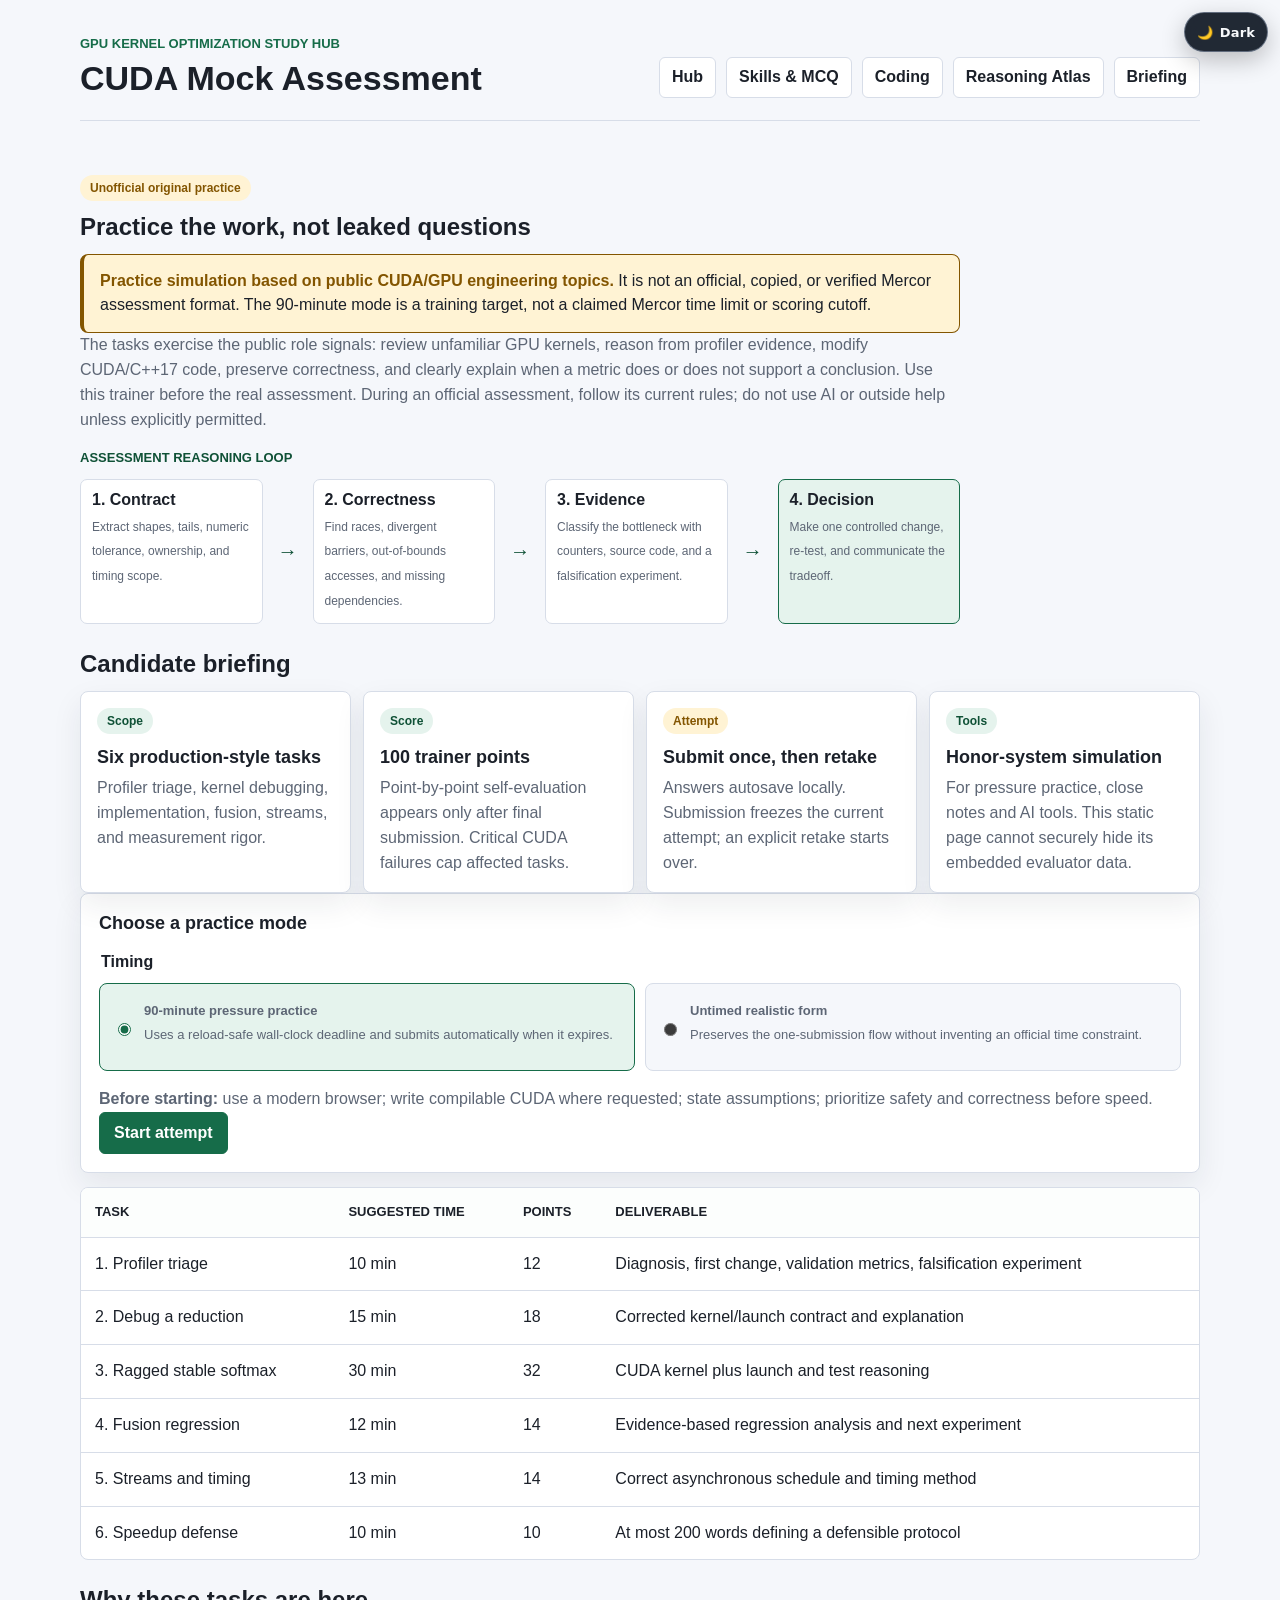
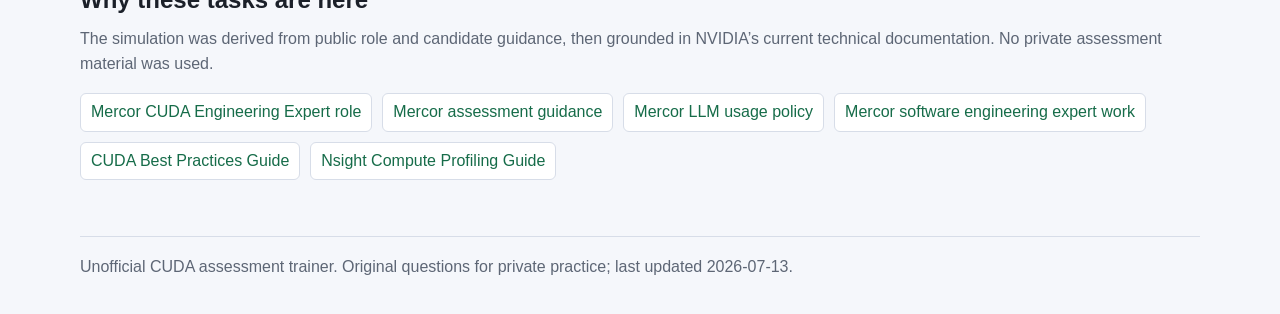
<file: docs/mock-assessment.html>
<!doctype html>
<html lang="en">
<head>
  <meta charset="utf-8">
  <meta name="viewport" content="width=device-width, initial-scale=1">
  <meta name="description" content="An unofficial, original Mercor-style CUDA assessment practice simulation with six realistic GPU engineering tasks and a self-evaluation rubric.">
  <title>Unofficial CUDA Mock Assessment</title>
  <link rel="stylesheet" href="styles.css">
  <style>
    :root { --danger-foreground:#ffffff; }
    @media (prefers-color-scheme:dark) { :root { --danger-foreground:#18202b; } }
    :root[data-site-theme="light"] { --danger-foreground:#ffffff; }
    .notice { padding:14px 16px; border:1px solid var(--warn); border-left-width:4px; border-radius:8px; background:var(--warn-soft); }
    .notice strong { color:var(--warn); }
    .brief-grid,.score-grid { display:grid; grid-template-columns:repeat(auto-fit,minmax(230px,1fr)); gap:12px; }
    .brief-card,.score-card { padding:16px; border:1px solid var(--line); border-radius:8px; background:var(--panel); box-shadow:var(--shadow); }
    .brief-card p,.score-card p { margin-bottom:0; color:var(--muted); }
    .mode-picker { display:grid; grid-template-columns:repeat(auto-fit,minmax(240px,1fr)); gap:10px; margin:16px 0; padding:0; border:0; }
    .mode-picker legend { width:100%; margin-bottom:8px; font-weight:700; }
    .mode-option { display:flex; gap:10px; min-height:88px; padding:13px; border:1px solid var(--line); border-radius:8px; background:var(--bg); cursor:pointer; }
    .mode-option:has(input:checked) { border-color:var(--accent); background:var(--accent-soft); }
    .mode-option input { margin-top:5px; accent-color:var(--accent); }
    .mode-option strong,.mode-option span { display:block; }
    .mode-option span { margin-top:4px; color:var(--muted); font-size:13px; }
    button.action { min-height:40px; padding:8px 14px; border:1px solid var(--accent); border-radius:6px; background:var(--accent); color:#fff; font:inherit; font-weight:700; cursor:pointer; }
    button.action:hover { background:var(--accent-strong); border-color:var(--accent-strong); }
    button.action.secondary { border-color:var(--line); background:var(--panel); color:var(--text); }
    button.action.secondary:hover { border-color:var(--accent); background:var(--accent-soft); color:var(--accent-strong); }
    button.action.danger { border-color:var(--warn); background:var(--warn); color:var(--danger-foreground); }
    :root[data-site-theme="light"] button.action.danger { border-color:#835500; background:#835500; }
    button.action:disabled { cursor:not-allowed; opacity:.55; }
    .assessment-bar { position:sticky; top:0; z-index:8; display:grid; grid-template-columns:repeat(4,minmax(110px,1fr)) auto; gap:8px; align-items:center; margin:0 0 18px; padding:10px; border:1px solid var(--line); border-radius:8px; background:var(--panel); box-shadow:var(--shadow); }
    .status-cell { min-width:0; padding:4px 8px; }
    .status-cell span { display:block; color:var(--muted); font-size:11px; font-weight:700; text-transform:uppercase; }
    .status-cell strong,.status-cell time { display:block; overflow:hidden; color:var(--text); font-size:15px; font-weight:700; text-overflow:ellipsis; white-space:nowrap; }
    .mock-task { min-width:0; max-width:100%; margin:14px 0; padding:18px; border:1px solid var(--line); border-radius:9px; background:var(--panel); box-shadow:var(--shadow); scroll-margin-top:100px; }
    .task-head { display:flex; align-items:flex-start; justify-content:space-between; gap:14px; flex-wrap:wrap; }
    .task-head h3 { margin-bottom:4px; }
    .task-meta { display:flex; gap:7px; flex-wrap:wrap; }
    .pill { display:inline-flex; align-items:center; min-height:26px; padding:2px 9px; border:1px solid var(--accent); border-radius:999px; background:var(--accent-soft); color:var(--accent-strong); font-size:12px; font-weight:700; }
    .prompt-block,.acceptance { min-width:0; max-width:100%; margin:12px 0; padding:12px 14px; border-radius:7px; background:var(--bg); border:1px solid var(--line); }
    .acceptance { border-left:3px solid var(--accent); }
    .prompt-block p:last-child,.acceptance p:last-child { margin-bottom:0; }
    .task-label { display:block; margin:14px 0 6px; font-weight:700; }
    .task-answer,.evaluator-note { width:100%; min-height:190px; resize:vertical; padding:12px; border:1px solid var(--line); border-radius:7px; background:var(--bg); color:var(--text); font:14px/1.5 Consolas,Menlo,monospace; }
    .task-answer:focus,.evaluator-note:focus { outline:3px solid color-mix(in srgb,var(--accent) 28%,transparent); border-color:var(--accent); }
    .code-answer { min-height:350px; }
    .code { display:block; max-width:100%; margin:10px 0 0; padding:13px 15px; overflow-x:auto; border:1px solid var(--line); border-radius:6px; background:var(--panel); color:var(--text); font:13px/1.5 Consolas,Menlo,monospace; }
    .review-row { display:flex; justify-content:space-between; gap:12px; align-items:center; flex-wrap:wrap; margin-top:10px; color:var(--muted); font-size:13px; }
    .review-row label { display:inline-flex; gap:7px; align-items:center; font-weight:700; cursor:pointer; }
    .review-row input { accent-color:var(--warn); }
    .word-limit-over { color:var(--warn); }
    .metric-table { width:100%; min-width:620px; }
    .metric-table th,.metric-table td { padding:9px 10px; }
    .metric-table code { white-space:nowrap; }
    .metric-scale { display:grid; gap:8px; padding:13px; border:1px solid var(--line); border-radius:8px; background:var(--bg); }
    .metric-row { display:grid; grid-template-columns:150px minmax(0,1fr) 64px; gap:8px; align-items:center; }
    .metric-row > span { color:var(--muted); font-size:12px; font-weight:700; }
    .metric-track { min-width:0; height:18px; overflow:hidden; border:1px solid var(--line); border-radius:4px; background:var(--panel); }
    .metric-fill { height:100%; background:var(--accent); }
    .metric-fill.warn { background:var(--warn); }
    .metric-value { text-align:right; color:var(--text)!important; }
    .compare-bars { display:grid; grid-template-columns:110px 1fr 1fr; gap:7px; align-items:center; padding:13px; border:1px solid var(--line); border-radius:8px; background:var(--bg); }
    .compare-bars .head { color:var(--muted); font-size:11px; font-weight:700; text-align:center; text-transform:uppercase; }
    .compare-label { color:var(--muted); font-size:12px; font-weight:700; }
    .compare-cell { position:relative; min-height:28px; border:1px solid var(--line); border-radius:4px; background:var(--panel); }
    .compare-cell i { display:block; height:26px; border-radius:3px; background:var(--accent); }
    .compare-cell.after i { background:var(--warn); }
    .compare-cell b { position:absolute; inset:3px 6px auto; color:var(--text); font-size:11px; text-shadow:0 1px var(--panel); }
    .stream-diagram { display:grid; gap:9px; padding:13px; border:1px solid var(--line); border-radius:8px; background:var(--bg); }
    .stream-lane { display:grid; grid-template-columns:68px repeat(5,minmax(50px,1fr)); gap:5px; align-items:center; }
    .stream-label { color:var(--muted); font-size:11px; font-weight:700; }
    .stream-step { display:flex; min-height:34px; align-items:center; justify-content:center; padding:3px; border:1px solid var(--accent); border-radius:4px; background:var(--accent-soft); color:var(--text); font-size:10px; font-weight:700; text-align:center; }
    .stream-step.warn { border-color:var(--warn); background:var(--warn-soft); color:var(--warn); }
    .stream-step.empty { border-style:dashed; border-color:var(--line); background:transparent; color:var(--muted); }
    .remediation-link { font-size:13px; font-weight:700; }
    .inline-panel { margin:18px 0; padding:16px; border:1px solid var(--warn); border-radius:8px; background:var(--warn-soft); }
    .inline-panel p:last-child { margin-bottom:0; }
    .button-row { display:flex; flex-wrap:wrap; gap:9px; margin-top:12px; }
    .hidden,[hidden] { display:none!important; }
    .storage-warning { margin:10px 0; color:var(--warn); font-weight:700; }
    .evaluator-task { margin:14px 0; padding:17px; border:1px solid var(--line); border-radius:8px; background:var(--panel); }
    .answer-review { margin:10px 0; padding:12px; overflow:auto; border:1px solid var(--line); border-radius:6px; background:var(--bg); white-space:pre-wrap; font:13px/1.5 Consolas,Menlo,monospace; }
    .reference-answer { margin:12px 0; padding:10px 12px; border:1px solid var(--accent); border-radius:7px; background:var(--accent-soft); }
    .reference-answer summary { color:var(--accent-strong); font-weight:700; cursor:pointer; }
    .reference-answer p { margin:10px 0 0; }
    .evaluator-rubric { min-width:0; margin:12px 0 0; padding:10px 12px; border:1px solid var(--line); border-radius:7px; }
    .evaluator-rubric legend { padding:0 5px; font-weight:700; }
    .signal-list,.rubric-list { margin:8px 0; padding-left:22px; }
    .rubric-list { list-style:none; padding-left:0; }
    .rubric-list li { margin:7px 0; }
    .rubric-list label { display:flex; gap:8px; align-items:flex-start; padding:8px 10px; border:1px solid var(--line); border-radius:6px; background:var(--bg); cursor:pointer; }
    .rubric-list input { margin-top:4px; accent-color:var(--accent); }
    .rubric-list label > strong { margin-left:auto; white-space:nowrap; }
    .critical-criterion { padding:1px 6px; border-radius:999px; background:var(--warn-soft); color:var(--warn); font-size:11px; font-weight:700; white-space:nowrap; }
    .task-score { margin:10px 0; font-weight:700; }
    .critical-cap { padding:9px 11px; border-left:3px solid var(--warn); background:var(--warn-soft); color:var(--warn); font-size:13px; }
    .score-number { font-size:32px; line-height:1; color:var(--accent-strong); }
    @media (max-width:780px) {
      .assessment-bar { grid-template-columns:repeat(2,minmax(0,1fr)); }
      .assessment-bar button { grid-column:1 / -1; }
      .metric-row { grid-template-columns:100px minmax(0,1fr) 60px; }
      .compare-bars { grid-template-columns:75px 1fr 1fr; }
      .stream-diagram { overflow-x:auto; }
      .stream-lane { min-width:560px; }
    }
    @media (max-width:440px) {
      .mock-task { padding:14px; }
      .task-answer { min-height:230px; }
      .compare-bars { grid-template-columns:62px 1fr 1fr; }
    }
  </style>
</head>
<body>
  <header class="topbar">
    <div>
      <p class="eyebrow">GPU kernel optimization study hub</p>
      <h1>CUDA Mock Assessment</h1>
    </div>
    <nav aria-label="Site navigation">
      <a href="index.html">Hub</a>
      <a href="gpu-kernel-skills.html">Skills &amp; MCQ</a>
      <a href="coding-practice.html">Coding</a>
      <a href="coding-practice.html#reasoning">Reasoning Atlas</a>
      <a href="#briefing">Briefing</a>
    </nav>
  </header>

  <main id="main">
    <section class="section intro">
      <p class="status warning">Unofficial original practice</p>
      <h2>Practice the work, not leaked questions</h2>
      <div class="notice">
        <strong>Practice simulation based on public CUDA/GPU engineering topics.</strong>
        It is not an official, copied, or verified Mercor assessment format. The 90-minute mode is a training target, not a claimed Mercor time limit or scoring cutoff.
      </div>
      <p>
        The tasks exercise the public role signals: review unfamiliar GPU kernels, reason from profiler evidence,
        modify CUDA/C++17 code, preserve correctness, and clearly explain when a metric does or does not support a conclusion.
        Use this trainer before the real assessment. During an official assessment, follow its current rules; do not use AI or outside help unless explicitly permitted.
      </p>

      <figure class="study-figure" aria-labelledby="assessment-flow-caption">
        <figcaption id="assessment-flow-caption">Assessment reasoning loop</figcaption>
        <p class="sr-only">A four-step flow from reading the contract, through correctness and evidence, to a justified decision.</p>
        <div class="flow-row">
          <div class="flow-step"><strong>1. Contract</strong><span>Extract shapes, tails, numeric tolerance, ownership, and timing scope.</span></div>
          <div class="flow-arrow" aria-hidden="true"></div>
          <div class="flow-step"><strong>2. Correctness</strong><span>Find races, divergent barriers, out-of-bounds accesses, and missing dependencies.</span></div>
          <div class="flow-arrow" aria-hidden="true"></div>
          <div class="flow-step"><strong>3. Evidence</strong><span>Classify the bottleneck with counters, source code, and a falsification experiment.</span></div>
          <div class="flow-arrow" aria-hidden="true"></div>
          <div class="flow-step accent"><strong>4. Decision</strong><span>Make one controlled change, re-test, and communicate the tradeoff.</span></div>
        </div>
      </figure>
    </section>

    <section id="briefing" class="section">
      <h2>Candidate briefing</h2>
      <div class="brief-grid">
        <article class="brief-card"><span class="status good">Scope</span><h3>Six production-style tasks</h3><p>Profiler triage, kernel debugging, implementation, fusion, streams, and measurement rigor.</p></article>
        <article class="brief-card"><span class="status good">Score</span><h3>100 trainer points</h3><p>Point-by-point self-evaluation appears only after final submission. Critical CUDA failures cap affected tasks.</p></article>
        <article class="brief-card"><span class="status warning">Attempt</span><h3>Submit once, then retake</h3><p>Answers autosave locally. Submission freezes the current attempt; an explicit retake starts over.</p></article>
        <article class="brief-card"><span class="status good">Tools</span><h3>Honor-system simulation</h3><p>For pressure practice, close notes and AI tools. This static page cannot securely hide its embedded evaluator data.</p></article>
      </div>

      <div id="setup-panel" class="course">
        <h3>Choose a practice mode</h3>
        <fieldset class="mode-picker">
          <legend>Timing</legend>
          <label class="mode-option">
            <input type="radio" name="practice-mode" value="timed" checked>
            <span><strong>90-minute pressure practice</strong><span>Uses a reload-safe wall-clock deadline and submits automatically when it expires.</span></span>
          </label>
          <label class="mode-option">
            <input type="radio" name="practice-mode" value="untimed">
            <span><strong>Untimed realistic form</strong><span>Preserves the one-submission flow without inventing an official time constraint.</span></span>
          </label>
        </fieldset>
        <p><strong>Before starting:</strong> use a modern browser; write compilable CUDA where requested; state assumptions; prioritize safety and correctness before speed.</p>
        <button id="start-attempt" class="action" type="button">Start attempt</button>
      </div>
      <p id="storage-warning" class="storage-warning" role="alert" hidden>Browser storage is unavailable. This attempt will work in memory, but reloading can lose it.</p>

      <div class="table-wrap" aria-label="Mock assessment task blueprint">
        <table>
          <thead><tr><th>Task</th><th>Suggested time</th><th>Points</th><th>Deliverable</th></tr></thead>
          <tbody>
            <tr><td>1. Profiler triage</td><td>10 min</td><td>12</td><td>Diagnosis, first change, validation metrics, falsification experiment</td></tr>
            <tr><td>2. Debug a reduction</td><td>15 min</td><td>18</td><td>Corrected kernel/launch contract and explanation</td></tr>
            <tr><td>3. Ragged stable softmax</td><td>30 min</td><td>32</td><td>CUDA kernel plus launch and test reasoning</td></tr>
            <tr><td>4. Fusion regression</td><td>12 min</td><td>14</td><td>Evidence-based regression analysis and next experiment</td></tr>
            <tr><td>5. Streams and timing</td><td>13 min</td><td>14</td><td>Correct asynchronous schedule and timing method</td></tr>
            <tr><td>6. Speedup defense</td><td>10 min</td><td>10</td><td>At most 200 words defining a defensible protocol</td></tr>
          </tbody>
        </table>
      </div>
    </section>

    <section id="assessment-shell" class="section" hidden>
      <div class="assessment-bar" aria-label="Attempt status">
        <div class="status-cell"><span>Time</span><time id="timer-value">Not started</time></div>
        <div class="status-cell"><span>Answered</span><strong id="progress-value">0 / 6</strong></div>
        <div class="status-cell"><span>For review</span><strong id="review-value">0</strong></div>
        <div class="status-cell"><span>Autosave</span><strong id="save-value" role="status" aria-live="polite">Ready</strong></div>
        <button id="review-submit" class="action" type="button">Review submission</button>
      </div>

      <div id="candidate-view">
        <form id="candidate-form" novalidate>
          <article class="mock-task" id="task-1" data-task-id="t1" data-points="12" data-minutes="10">
            <div class="task-head"><div><p class="eyebrow">Task 1 · Profiler judgment</p><h3>Triage inefficient memory access</h3></div><div class="task-meta"><span class="pill">10 min</span><span class="pill">12 points</span></div></div>
            <div class="prompt-block">
              <p>A single FP32 gather kernel takes 2.40 ms on a fixed large input. Nsight Compute reports:</p>
              <div class="table-wrap">
                <table class="metric-table">
                  <thead><tr><th>Signal</th><th>Observed</th><th>Interpretation constraint</th></tr></thead>
                  <tbody>
                    <tr><td>DRAM throughput</td><td>38% of peak</td><td>Not near the device bandwidth ceiling</td></tr>
                    <tr><td>L2 hit rate</td><td>81%</td><td>A high hit rate alone does not mean accesses are efficient</td></tr>
                    <tr><td>L1/TEX sectors / request</td><td>15.2</td><td>Ideal is 4 for 32 active lanes loading one aligned FP32 value each</td></tr>
                    <tr><td>Long scoreboard stalls</td><td>54% of issue stalls</td><td>Consistent with waiting on data, but not proof of root cause</td></tr>
                    <tr><td>Achieved occupancy</td><td>61%</td><td>Reasonable; raising it is not automatically useful</td></tr>
                  </tbody>
                </table>
              </div>
            </div>
            <figure class="study-figure" aria-labelledby="profiler-snapshot-caption">
              <figcaption id="profiler-snapshot-caption">Profiler snapshot — percentages; sector bar scaled to the 32-sector worst case</figcaption>
              <p class="sr-only">Horizontal bars show 38 percent DRAM throughput, 81 percent L2 hit rate, sectors per request at 3.8 times the aligned FP32 ideal, 54 percent long scoreboard stalls, and 61 percent achieved occupancy.</p>
              <div class="metric-scale">
                <div class="metric-row"><span>DRAM throughput</span><div class="metric-track"><div class="metric-fill" style="width:38%"></div></div><span class="metric-value">38%</span></div>
                <div class="metric-row"><span>L2 hit rate</span><div class="metric-track"><div class="metric-fill" style="width:81%"></div></div><span class="metric-value">81%</span></div>
                <div class="metric-row"><span>Sectors / request</span><div class="metric-track"><div class="metric-fill warn" style="width:47.5%"></div></div><span class="metric-value">15.2 / 32</span></div>
                <div class="metric-row"><span>Long scoreboard</span><div class="metric-track"><div class="metric-fill warn" style="width:54%"></div></div><span class="metric-value">54%</span></div>
                <div class="metric-row"><span>Occupancy</span><div class="metric-track"><div class="metric-fill" style="width:61%"></div></div><span class="metric-value">61%</span></div>
              </div>
            </figure>
            <div class="acceptance"><p><strong>Deliverable:</strong> classify the leading bottleneck hypothesis; identify the first source/index-layout change you would test; name the before/after metrics and correctness checks; give one experiment that could falsify your hypothesis; explain why L2 hit rate and occupancy alone do not justify the change.</p></div>
            <label class="task-label" for="answer-t1">Candidate response</label>
            <textarea class="task-answer" id="answer-t1" data-answer="t1" spellcheck="true" placeholder="State the evidence, hypothesis, controlled change, validation, and falsification condition."></textarea>
            <div class="review-row"><label><input type="checkbox" data-review="t1"> Mark task 1 for review</label><a class="remediation-link" href="gpu-kernel-skills.html#prof">Use after submission: profiler decision guide</a></div>
          </article>

          <article class="mock-task" id="task-2" data-task-id="t2" data-points="18" data-minutes="15">
            <div class="task-head"><div><p class="eyebrow">Task 2 · Correctness review</p><h3>Debug an unfamiliar reduction</h3></div><div class="task-meta"><span class="pill">15 min</span><span class="pill">18 points</span></div></div>
            <div class="prompt-block">
              <p>The caller expects one scalar sum for any <code>n &gt;= 0</code>. It launches multiple blocks and initializes <code>*out = 0</code>.</p>
              <pre class="code">__global__ void reduce_bad(const float* x, float* out, int n) {
  extern __shared__ float s[];
  int i = blockIdx.x * blockDim.x + threadIdx.x;
  if (i &gt;= n) return;
  s[threadIdx.x] = x[i];
  __syncthreads();

  for (int stride = blockDim.x / 2; stride &gt; 0; stride &gt;&gt;= 1) {
    if (threadIdx.x &lt; stride) s[threadIdx.x] += s[threadIdx.x + stride];
    __syncthreads();
  }
  if (threadIdx.x == 0) *out = s[0];
}</pre>
            </div>
            <div class="acceptance"><p><strong>Deliverable:</strong> provide a safe correction and launch/host contract. Cover partial blocks, arbitrary positive <code>n</code>, cross-block combination, <code>n = 0</code>, output initialization/ownership, and the synchronization rule violated by the original. You may use an atomic final combine or a second reduction pass—state the numerical and performance tradeoff.</p></div>
            <label class="task-label" for="answer-t2">Corrected CUDA and explanation</label>
            <textarea class="task-answer code-answer" id="answer-t2" data-answer="t2" spellcheck="false" placeholder="Write the corrected kernel and host/launch behavior, then explain the defects."></textarea>
            <div class="review-row"><label><input type="checkbox" data-review="t2"> Mark task 2 for review</label><span><a class="remediation-link" href="coding-practice.html#q3">Reduction pattern</a> · <a class="remediation-link" href="coding-practice.html#q11">debugging drill</a></span></div>
          </article>

          <article class="mock-task" id="task-3" data-task-id="t3" data-points="32" data-minutes="30">
            <div class="task-head"><div><p class="eyebrow">Task 3 · Kernel implementation</p><h3>Implement ragged stable softmax</h3></div><div class="task-meta"><span class="pill">30 min</span><span class="pill">32 points</span></div></div>
            <div class="prompt-block">
              <pre class="code">__global__ void ragged_softmax(
    const float* x, float* y,
    const int* lengths, int rows, int stride);</pre>
              <p>Use exactly one 256-thread block per row. Upstream validation guarantees <code>rows &gt;= 0</code>, <code>1 &lt;= stride &lt;= 4096</code>, <code>0 &lt;= lengths[r] &lt;= stride</code>, and finite FP32 inputs in each valid prefix. For every row, write stable softmax over <code>[0, length)</code> and write zero to all padding. An empty row is all zeros; a zero-row workload is a host-side no-op.</p>
            </div>
            <div class="acceptance"><p><strong>Acceptance criteria:</strong> safe for lengths <code>{0,1,31,32,255,256,257,4096}</code>; handles arbitrary tails without divergent barriers; subtracts a block-wide maximum; uses valid cross-warp/block reduction; writes every padded element; emits finite nonnegative results; matches a double-precision CPU reference with each nonempty row sum within <code>2e-5</code>. Include launch and error-checking notes.</p></div>
            <label class="task-label" for="answer-t3">CUDA implementation and brief test rationale</label>
            <textarea class="task-answer code-answer" id="answer-t3" data-answer="t3" spellcheck="false" placeholder="Implement the kernel, helper reduction(s), launch, and concise validation notes."></textarea>
            <div class="review-row"><label><input type="checkbox" data-review="t3"> Mark task 3 for review</label><a class="remediation-link" href="coding-practice.html#q9">Use after submission: softmax pattern</a></div>
          </article>

          <article class="mock-task" id="task-4" data-task-id="t4" data-points="14" data-minutes="12">
            <div class="task-head"><div><p class="eyebrow">Task 4 · Optimization tradeoff</p><h3>Explain a fusion regression</h3></div><div class="task-meta"><span class="pill">12 min</span><span class="pill">14 points</span></div></div>
            <div class="prompt-block">
              <p>Two individually optimized kernels were fused. Correctness is unchanged on the tested shapes, but the representative steady-state result regressed:</p>
              <div class="table-wrap"><table class="metric-table"><thead><tr><th>Signal</th><th>Before fusion</th><th>After fusion</th></tr></thead><tbody><tr><td>End-to-end GPU time</td><td>1.35 ms</td><td>1.88 ms</td></tr><tr><td>Registers / thread</td><td>52</td><td>148</td></tr><tr><td>Theoretical occupancy</td><td>62.5%</td><td>18.75%</td></tr><tr><td>Local memory traffic</td><td>0 B</td><td>96 B / thread</td></tr><tr><td>Removed intermediate traffic</td><td>0</td><td>640 MB</td></tr></tbody></table></div>
            </div>
            <figure class="study-figure" aria-labelledby="fusion-bars-caption">
              <figcaption id="fusion-bars-caption">Fusion tradeoff — normalized before and after</figcaption>
              <p class="sr-only">A comparison chart shows runtime, registers, and local memory increasing after fusion while occupancy decreases.</p>
              <div class="compare-bars">
                <span></span><span class="head">Before</span><span class="head">After</span>
                <span class="compare-label">Runtime</span><div class="compare-cell"><i style="width:72%"></i><b>1.35 ms</b></div><div class="compare-cell after"><i style="width:100%"></i><b>1.88 ms</b></div>
                <span class="compare-label">Registers</span><div class="compare-cell"><i style="width:35%"></i><b>52</b></div><div class="compare-cell after"><i style="width:100%"></i><b>148</b></div>
                <span class="compare-label">Occupancy</span><div class="compare-cell"><i style="width:100%"></i><b>62.5%</b></div><div class="compare-cell after"><i style="width:30%"></i><b>18.75%</b></div>
                <span class="compare-label">Local traffic</span><div class="compare-cell"><i style="width:0"></i><b>0 B</b></div><div class="compare-cell after"><i style="width:100%"></i><b>96 B/thread</b></div>
              </div>
            </figure>
            <div class="acceptance"><p><strong>Deliverable:</strong> explain the likely causal chain without claiming that occupancy alone caused the regression. Propose the next controlled experiment, the source-level evidence and counters you would inspect, and at least two possible remedies. State when partial fusion or keeping both kernels is the correct engineering decision.</p></div>
            <label class="task-label" for="answer-t4">Regression analysis</label>
            <textarea class="task-answer" id="answer-t4" data-answer="t4" spellcheck="true" placeholder="Connect the evidence, qualify uncertainty, and define the next experiment."></textarea>
            <div class="review-row"><label><input type="checkbox" data-review="t4"> Mark task 4 for review</label><a class="remediation-link" href="gpu-kernel-skills.html#opt">Use after submission: optimization playbook</a></div>
          </article>

          <article class="mock-task" id="task-5" data-task-id="t5" data-points="14" data-minutes="13">
            <div class="task-head"><div><p class="eyebrow">Task 5 · Host orchestration</p><h3>Repair streams, dependencies, and timing</h3></div><div class="task-meta"><span class="pill">13 min</span><span class="pill">14 points</span></div></div>
            <div class="prompt-block">
              <p>A loop intended to overlap work uses two streams created with <code>cudaStreamNonBlocking</code> but a single device buffer. The host input/output came from <code>malloc</code>, so the program cannot rely on true transfer overlap. It nevertheless treats every call as asynchronous: each iteration issues <code>cudaMemcpyAsync(H2D)</code>, a kernel, and <code>cudaMemcpyAsync(D2H)</code>, alternating streams. The next stream overwrites the same device buffer without waiting, and the CPU reads output without an explicit completion check. Start/stop events are recorded on the default stream around the loop.</p>
            </div>
            <figure class="study-figure" aria-labelledby="broken-stream-caption">
              <figcaption id="broken-stream-caption">Broken two-stream schedule</figcaption>
              <p class="sr-only">A two-lane timeline shows stream one copying, computing, and returning data while stream two overwrites the same buffer and the CPU reads too early. Default-stream events do not join both lanes.</p>
              <div class="stream-diagram">
                <div class="stream-lane"><span class="stream-label">Stream 1</span><span class="stream-step">H2D buf0</span><span class="stream-step">kernel buf0</span><span class="stream-step">D2H buf0</span><span class="stream-step empty">—</span><span class="stream-step empty">—</span></div>
                <div class="stream-lane"><span class="stream-label">Stream 2</span><span class="stream-step empty">—</span><span class="stream-step warn">H2D buf0</span><span class="stream-step warn">kernel buf0</span><span class="stream-step">D2H buf0</span><span class="stream-step empty">—</span></div>
                <div class="stream-lane"><span class="stream-label">Host</span><span class="stream-step">start event?</span><span class="stream-step warn">read output</span><span class="stream-step empty">—</span><span class="stream-step empty">—</span><span class="stream-step">stop event?</span></div>
              </div>
            </figure>
            <div class="acceptance"><p><strong>Deliverable:</strong> sketch corrected host pseudocode. Address pinned memory, buffer ownership or explicit cross-stream events, host buffer lifetime, completion before CPU consumption, event placement that actually joins all non-blocking streams, warm-up, and error checking. The repair must remain correct after pageable buffers are replaced with pinned storage; do not depend on implementation-specific staging or blocking for ordering. Explain what can overlap and what must remain ordered.</p></div>
            <label class="task-label" for="answer-t5">Corrected schedule and explanation</label>
            <textarea class="task-answer code-answer" id="answer-t5" data-answer="t5" spellcheck="false" placeholder="Show buffer/stream ownership, events or joins, valid timing, and CPU consumption."></textarea>
            <div class="review-row"><label><input type="checkbox" data-review="t5"> Mark task 5 for review</label><a class="remediation-link" href="coding-practice.html#q12">Use after submission: stream pipeline</a></div>
          </article>

          <article class="mock-task" id="task-6" data-task-id="t6" data-points="10" data-minutes="10">
            <div class="task-head"><div><p class="eyebrow">Task 6 · Performance communication</p><h3>Defend—or reject—a 4.1× speedup claim</h3></div><div class="task-meta"><span class="pill">10 min</span><span class="pill">10 points</span></div></div>
            <div class="prompt-block"><p>A teammate reports “4.1× faster.” The baseline is a debug build; the candidate is optimized with <code>-O3</code>. The baseline ran once after cold allocation, the candidate ran once after three warm-ups. Inputs differ but have the same element count. There is no CPU reference, synchronization is implicit, clocks/architecture are unreported, and only the fastest timing was kept.</p></div>
            <div class="acceptance"><p><strong>Deliverable (maximum 200 words):</strong> decide whether the claim is currently defensible. Define a minimal correctness oracle and fair benchmark protocol, including equivalent builds/work, representative shapes and edge cases, warm-up/cache policy, correct GPU timing, repeated samples and reported statistic, environment disclosure, and profiler evidence that would explain—not merely decorate—the result.</p></div>
            <label class="task-label" for="answer-t6">Decision memo</label>
            <textarea class="task-answer" id="answer-t6" data-answer="t6" spellcheck="true" placeholder="Write a concise decision memo (200 words maximum)."></textarea>
            <div class="review-row"><label><input type="checkbox" data-review="t6"> Mark task 6 for review</label><span><strong id="word-count-t6">0 / 200 words</strong> · <a class="remediation-link" href="gpu-kernel-skills.html#prof">Use after submission: measurement guidance</a></span></div>
          </article>
        </form>

        <div class="actions"><button id="review-submit-bottom" class="action" type="button">Review submission</button></div>
        <div id="submit-panel" class="inline-panel" role="dialog" aria-labelledby="submit-heading" hidden>
          <h3 id="submit-heading">Submit this attempt?</h3>
          <p id="submit-summary">Review the summary before locking your answers.</p>
          <p>Submission freezes every candidate field and unlocks the self-evaluation rubric. The current attempt cannot be edited afterward.</p>
          <div class="button-row"><button id="submit-final" class="action danger" type="button">Submit final</button><button id="cancel-submit" class="action secondary" type="button">Keep working</button></div>
        </div>
      </div>

      <section id="evaluator-view" aria-labelledby="evaluator-heading" hidden>
        <p class="status good">Attempt submitted</p>
        <h2 id="evaluator-heading">Evaluator mode</h2>
        <p id="attempt-summary" class="section-note">Score the evidence actually present in the response. Do not award points for an unstated intention.</p>
        <div class="notice"><strong>Trainer rubric only.</strong> These weights, safety caps, and readiness bands are practice aids—not Mercor criteria or pass thresholds.</div>
        <div class="score-grid" aria-live="polite">
          <article class="score-card"><span class="status good">Current score</span><p><strong id="score-value" class="score-number">0 / 100</strong></p></article>
          <article class="score-card"><span class="status good">Readiness signal</span><h3 id="score-band">Not yet scored</h3><p>A useful training target is 80+ with no active safety cap; it is not an official cutoff.</p></article>
          <article class="score-card"><span class="status warning">Critical caps</span><h3 id="cap-summary">None selected</h3><p>Safety failures limit affected task credit even when the prose is polished.</p></article>
        </div>
        <div id="evaluator-tasks"></div>
        <div class="button-row"><button id="export-attempt" class="action secondary" type="button">Export attempt JSON</button><button id="retake-attempt" class="action" type="button">Start a fresh retake</button></div>
        <div id="reset-panel" class="inline-panel" role="dialog" aria-labelledby="reset-heading" hidden>
          <h3 id="reset-heading">Erase this local attempt?</h3>
          <p>Export first if you want to keep the responses or scoring notes. Retaking clears answers, flags, rubric selections, and timestamps.</p>
          <div class="button-row"><button id="confirm-reset" class="action danger" type="button">Erase and retake</button><button id="cancel-reset" class="action secondary" type="button">Cancel</button></div>
        </div>
      </section>
    </section>

    <section class="section">
      <h2>Why these tasks are here</h2>
      <p class="section-note">The simulation was derived from public role and candidate guidance, then grounded in NVIDIA’s current technical documentation. No private assessment material was used.</p>
      <div class="link-list">
        <a href="https://work.mercor.com/jobs/list_AAABnonIKKQ9b5g5FzJHvZMH/cuda-engineering-expert" target="_blank" rel="noopener">Mercor CUDA Engineering Expert role</a>
        <a href="https://talent.docs.mercor.com/how-to/assessments" target="_blank" rel="noopener">Mercor assessment guidance</a>
        <a href="https://talent.docs.mercor.com/policies/llm-usage" target="_blank" rel="noopener">Mercor LLM usage policy</a>
        <a href="https://www.mercor.com/experts/software-engineers/" target="_blank" rel="noopener">Mercor software engineering expert work</a>
        <a href="https://docs.nvidia.com/cuda/cuda-c-best-practices-guide/index.html" target="_blank" rel="noopener">CUDA Best Practices Guide</a>
        <a href="https://docs.nvidia.com/nsight-compute/ProfilingGuide/index.html" target="_blank" rel="noopener">Nsight Compute Profiling Guide</a>
      </div>
    </section>
  </main>

  <footer><p>Unofficial CUDA assessment trainer. Original questions for private practice; last updated 2026-07-13.</p></footer>
  <script src="./theme-toggle.js"></script>
  <script src="./mock-assessment.js"></script>
</body>
</html>
</file>
<file: docs/styles.css>
:root {
  color-scheme: light dark;
  --bg: #f5f7fb;
  --panel: #ffffff;
  --text: #1b2029;
  --muted: #5d6675;
  --line: #d7dde8;
  --accent: #166c49;
  --accent-strong: #0f5136;
  --accent-soft: #e5f3ed;
  --warn: #835500;
  --warn-soft: #fff3d4;
  --shadow: 0 12px 30px rgba(26, 34, 48, 0.08);
}

@media (prefers-color-scheme: dark) {
  :root {
    --bg: #12161d;
    --panel: #1d2430;
    --text: #edf2f7;
    --muted: #b5bfcb;
    --line: #333c4b;
    --accent: #7ad6a2;
    --accent-strong: #a5e8c0;
    --accent-soft: #173626;
    --warn: #f1ca71;
    --warn-soft: #392a12;
    --shadow: none;
  }
}

* {
  box-sizing: border-box;
}

body {
  margin: 0;
  background: var(--bg);
  color: var(--text);
  font-family: Arial, Helvetica, sans-serif;
  line-height: 1.55;
}

a {
  color: var(--accent);
  text-decoration-thickness: 1px;
  text-underline-offset: 3px;
}

.topbar {
  display: flex;
  align-items: flex-end;
  justify-content: space-between;
  gap: 24px;
  width: min(1120px, calc(100% - 32px));
  margin: 0 auto;
  padding: 34px 0 22px;
  border-bottom: 1px solid var(--line);
}

.eyebrow {
  margin: 0 0 6px;
  color: var(--accent);
  font-size: 13px;
  font-weight: 700;
  letter-spacing: 0;
  text-transform: uppercase;
}

h1,
h2,
h3,
p {
  margin-top: 0;
}

h1 {
  margin-bottom: 0;
  font-size: 34px;
  line-height: 1.1;
}

h2 {
  margin-bottom: 12px;
  font-size: 24px;
  line-height: 1.2;
}

h3 {
  margin-bottom: 8px;
  font-size: 18px;
  line-height: 1.25;
}

nav {
  display: flex;
  flex-wrap: wrap;
  justify-content: flex-end;
  gap: 10px;
}

nav a,
.button {
  display: inline-flex;
  align-items: center;
  min-height: 38px;
  border: 1px solid var(--line);
  border-radius: 6px;
  padding: 7px 12px;
  background: var(--panel);
  color: var(--text);
  font-weight: 700;
  text-decoration: none;
}

main {
  width: min(1120px, calc(100% - 32px));
  margin: 0 auto;
  padding: 28px 0 56px;
}

.section {
  margin-top: 26px;
}

.intro {
  max-width: 880px;
  margin-bottom: 18px;
}

.intro p,
.section-note {
  color: var(--muted);
}

.quick-grid {
  display: grid;
  grid-template-columns: repeat(auto-fit, minmax(230px, 1fr));
  gap: 14px;
}

.mini-card,
.course,
.doc-link {
  background: var(--panel);
  border: 1px solid var(--line);
  border-radius: 8px;
  box-shadow: var(--shadow);
}

.mini-card {
  padding: 18px;
}

.mini-card p,
.course p {
  margin-bottom: 0;
  color: var(--muted);
}

.status {
  display: inline-flex;
  align-items: center;
  min-height: 26px;
  border-radius: 999px;
  padding: 3px 10px;
  margin-bottom: 12px;
  font-size: 12px;
  font-weight: 700;
}

.status.good {
  background: var(--accent-soft);
  color: var(--accent-strong);
}

.status.warning {
  background: var(--warn-soft);
  color: var(--warn);
}

.table-wrap {
  overflow-x: auto;
  border: 1px solid var(--line);
  border-radius: 8px;
  background: var(--panel);
}

table {
  width: 100%;
  min-width: 780px;
  border-collapse: collapse;
}

th,
td {
  padding: 14px;
  border-bottom: 1px solid var(--line);
  text-align: left;
  vertical-align: top;
}

th {
  background: color-mix(in srgb, var(--panel) 88%, var(--accent-soft));
  font-size: 13px;
  text-transform: uppercase;
  letter-spacing: 0;
}

tr:last-child td {
  border-bottom: 0;
}

.actions {
  display: flex;
  flex-wrap: wrap;
  gap: 10px;
  margin-top: 14px;
}

.button {
  background: var(--accent);
  color: #ffffff;
  border-color: var(--accent);
}

.button.secondary {
  background: var(--panel);
  color: var(--text);
  border-color: var(--line);
}

.course {
  padding: 18px;
  margin-bottom: 14px;
}

.doc-grid {
  display: grid;
  grid-template-columns: repeat(auto-fit, minmax(260px, 1fr));
  gap: 14px;
}

.doc-link {
  display: flex;
  flex-direction: column;
  gap: 8px;
  min-height: 136px;
  padding: 18px;
  color: var(--text);
  text-decoration: none;
}

.doc-link strong {
  font-size: 18px;
  line-height: 1.25;
}

.doc-link span {
  color: var(--muted);
}

.doc-link.featured {
  border-color: var(--accent);
}

.split {
  display: grid;
  grid-template-columns: minmax(0, 1.3fr) minmax(260px, 0.7fr);
  gap: 18px;
}

.split article {
  background: var(--panel);
  border: 1px solid var(--line);
  border-radius: 8px;
  padding: 18px;
}

.timeline,
.checklist {
  margin: 0;
  padding-left: 22px;
}

.timeline li,
.checklist li {
  margin-bottom: 8px;
}

.sources,
.link-list {
  display: flex;
  flex-wrap: wrap;
  gap: 10px;
  margin-top: 14px;
}

.sources a,
.link-list a {
  display: inline-flex;
  align-items: center;
  min-height: 34px;
  border: 1px solid var(--line);
  border-radius: 6px;
  padding: 6px 10px;
  background: var(--panel);
  text-decoration: none;
}

.sr-only {
  position: absolute;
  width: 1px;
  height: 1px;
  padding: 0;
  margin: -1px;
  overflow: hidden;
  clip: rect(0, 0, 0, 0);
  white-space: nowrap;
  border: 0;
}

.study-figure {
  margin: 16px 0 4px;
}

.study-figure figcaption {
  margin-bottom: 10px;
  color: var(--accent-strong);
  font-size: 13px;
  font-weight: 700;
  text-transform: uppercase;
}

.flow-level + .flow-level {
  margin-top: 12px;
  padding-top: 12px;
  border-top: 1px solid var(--line);
}

.flow-level-label {
  display: block;
  margin-bottom: 7px;
  color: var(--muted);
  font-size: 12px;
  font-weight: 700;
}

.flow-row {
  display: flex;
  align-items: stretch;
  gap: 8px;
}

.flow-step {
  flex: 1 1 0;
  min-width: 0;
  min-height: 70px;
  padding: 10px 11px;
  border: 1px solid var(--line);
  border-radius: 7px;
  background: var(--panel);
  color: var(--text);
}

.flow-step.accent {
  border-color: var(--accent);
  background: var(--accent-soft);
}

.flow-step.warn {
  border-color: var(--warn);
  background: var(--warn-soft);
}

.flow-step strong,
.flow-step > code {
  display: block;
}

.flow-step > code {
  margin: 3px 0;
}

.flow-step strong {
  margin-bottom: 4px;
  line-height: 1.25;
}

.flow-step span {
  color: var(--muted);
  font-size: 12px;
}

.flow-arrow {
  display: flex;
  flex: 0 0 auto;
  min-width: 34px;
  align-self: center;
  align-items: center;
  flex-direction: column;
  justify-content: center;
  color: var(--muted);
  font-weight: 700;
  text-align: center;
}

.flow-arrow::after {
  content: "→";
  color: var(--accent-strong);
  font-size: 20px;
  line-height: 1;
}

.flow-arrow small {
  max-width: 70px;
  font-size: 10px;
  font-weight: 700;
  line-height: 1.15;
}

.figure-note {
  margin: 8px 0 0;
  color: var(--muted);
  font-size: 12px;
}

.queue-map {
  display: grid;
  gap: 10px;
}

.queue-lane {
  display: grid;
  grid-template-columns: minmax(125px, 0.38fr) minmax(0, 1fr);
  gap: 10px;
  align-items: center;
}

.queue-label {
  color: var(--text);
  font-size: 12px;
  font-weight: 700;
}

.queue-label span {
  display: block;
  color: var(--muted);
  font-weight: 400;
}

.queue-track {
  display: flex;
  align-items: stretch;
  gap: 7px;
}

.queue-batch {
  display: grid;
  flex: 1 1 0;
  grid-template-columns: auto repeat(3, minmax(0, 1fr));
  min-width: 0;
  overflow: hidden;
  border: 1px solid var(--line);
  border-radius: 7px;
  background: var(--panel);
}

.batch-id,
.queue-stage {
  display: flex;
  min-height: 42px;
  align-items: center;
  justify-content: center;
  padding: 5px 6px;
  border-right: 1px solid var(--line);
  font-size: 11px;
  font-weight: 700;
  text-align: center;
}

.batch-id {
  background: var(--bg);
  color: var(--muted);
}

.queue-stage.copy {
  background: var(--accent-soft);
}

.queue-stage.compute {
  background: var(--warn-soft);
}

.queue-stage:last-child {
  border-right: 0;
}

.queue-separator {
  display: flex;
  align-items: center;
  color: var(--accent-strong);
  font-weight: 700;
}

.sector-compare,
.amdahl-grid {
  display: grid;
  grid-template-columns: repeat(2, minmax(0, 1fr));
  gap: 14px;
}

.sector-panel,
.amdahl-panel {
  min-width: 0;
  padding: 11px 12px;
  border: 1px solid var(--line);
  border-radius: 7px;
  background: var(--panel);
}

.sector-panel strong,
.amdahl-panel strong {
  display: block;
  margin-bottom: 7px;
}

.sector-grid {
  display: grid;
  gap: 3px;
  min-height: 34px;
}

.sector-grid.aos {
  grid-template-columns: repeat(16, minmax(0, 1fr));
}

.sector-grid.soa {
  grid-template-columns: repeat(4, minmax(0, 1fr));
}

.sector-cell {
  border: 1px solid var(--line);
  border-radius: 3px;
  background: var(--bg);
}

.sector-grid.aos .sector-cell {
  background: linear-gradient(to right, var(--accent) 25%, var(--bg) 25%);
}

.sector-grid.soa .sector-cell {
  border-color: var(--accent);
  background: var(--accent-soft);
  box-shadow: inset 0 -5px 0 var(--accent);
}

.sector-stats {
  display: flex;
  justify-content: space-between;
  gap: 8px;
  margin-top: 7px;
  color: var(--muted);
  font-size: 11px;
}

.scheduler-panel + .scheduler-panel {
  margin-top: 12px;
  padding-top: 12px;
  border-top: 1px solid var(--line);
}

.scheduler-panel > strong {
  display: block;
  margin-bottom: 7px;
}

.scheduler-row {
  display: grid;
  grid-template-columns: 58px minmax(0, 1fr);
  gap: 6px;
  align-items: center;
  margin-bottom: 4px;
}

.scheduler-label {
  color: var(--muted);
  font-size: 11px;
  font-weight: 700;
}

.scheduler-track {
  display: grid;
  grid-template-columns: repeat(8, minmax(0, 1fr));
  gap: 3px;
  min-width: 0;
}

.scheduler-cell {
  display: flex;
  min-height: 28px;
  align-items: center;
  justify-content: center;
  border: 1px solid var(--line);
  border-radius: 4px;
  background: var(--bg);
  color: var(--muted);
  font-size: 10px;
  font-weight: 700;
  text-align: center;
}

.scheduler-cell.load,
.scheduler-cell.use {
  border-color: var(--accent);
  background: var(--accent-soft);
  color: var(--accent-strong);
}

.scheduler-cell.wait {
  border-color: var(--warn);
  background: var(--warn-soft);
  color: var(--warn);
}

.scheduler-cell.issue {
  border-color: var(--accent);
  background: var(--accent);
  color: var(--panel);
}

.amdahl-row {
  display: grid;
  grid-template-columns: 70px minmax(0, 1fr);
  gap: 7px;
  align-items: center;
  margin-top: 7px;
}

.amdahl-row > span {
  color: var(--muted);
  font-size: 11px;
  font-weight: 700;
}

.amdahl-track {
  min-width: 0;
}

.amdahl-bar {
  display: flex;
  min-height: 28px;
  overflow: hidden;
  border: 1px solid var(--line);
  border-radius: 4px;
}

.amdahl-other {
  background: var(--bg);
}

.amdahl-target {
  min-width: 3px;
  background: var(--accent);
}

.amdahl-result {
  margin: 8px 0 0;
  color: var(--muted);
  font-size: 12px;
}

.figure-legend {
  display: flex;
  flex-wrap: wrap;
  gap: 10px 16px;
  margin-top: 9px;
  color: var(--muted);
  font-size: 11px;
}

.legend-swatch {
  display: inline-block;
  width: 13px;
  height: 10px;
  margin-right: 5px;
  vertical-align: -1px;
  border: 1px solid var(--line);
  border-radius: 2px;
}

.legend-swatch.target {
  border-color: var(--accent);
  background: var(--accent);
}

.legend-swatch.other {
  background: var(--bg);
}

footer {
  width: min(1120px, calc(100% - 32px));
  margin: 0 auto;
  padding: 18px 0 34px;
  color: var(--muted);
  border-top: 1px solid var(--line);
}

footer p {
  margin-bottom: 0;
}

@media (max-width: 760px) {
  .topbar {
    align-items: flex-start;
    flex-direction: column;
  }

  nav {
    justify-content: flex-start;
  }

  .split {
    grid-template-columns: 1fr;
  }

  .flow-row,
  .queue-track {
    flex-direction: column;
  }

  .flow-arrow {
    min-width: 0;
    min-height: 28px;
  }

  .flow-arrow::after {
    content: "↓";
  }

  .queue-lane,
  .sector-compare,
  .amdahl-grid {
    grid-template-columns: 1fr;
  }

  .queue-separator {
    justify-content: center;
  }

  .queue-separator::before {
    content: "↓";
    font-size: 20px;
  }

  .queue-separator {
    font-size: 0;
  }

  h1 {
    font-size: 30px;
  }
}
</file>
